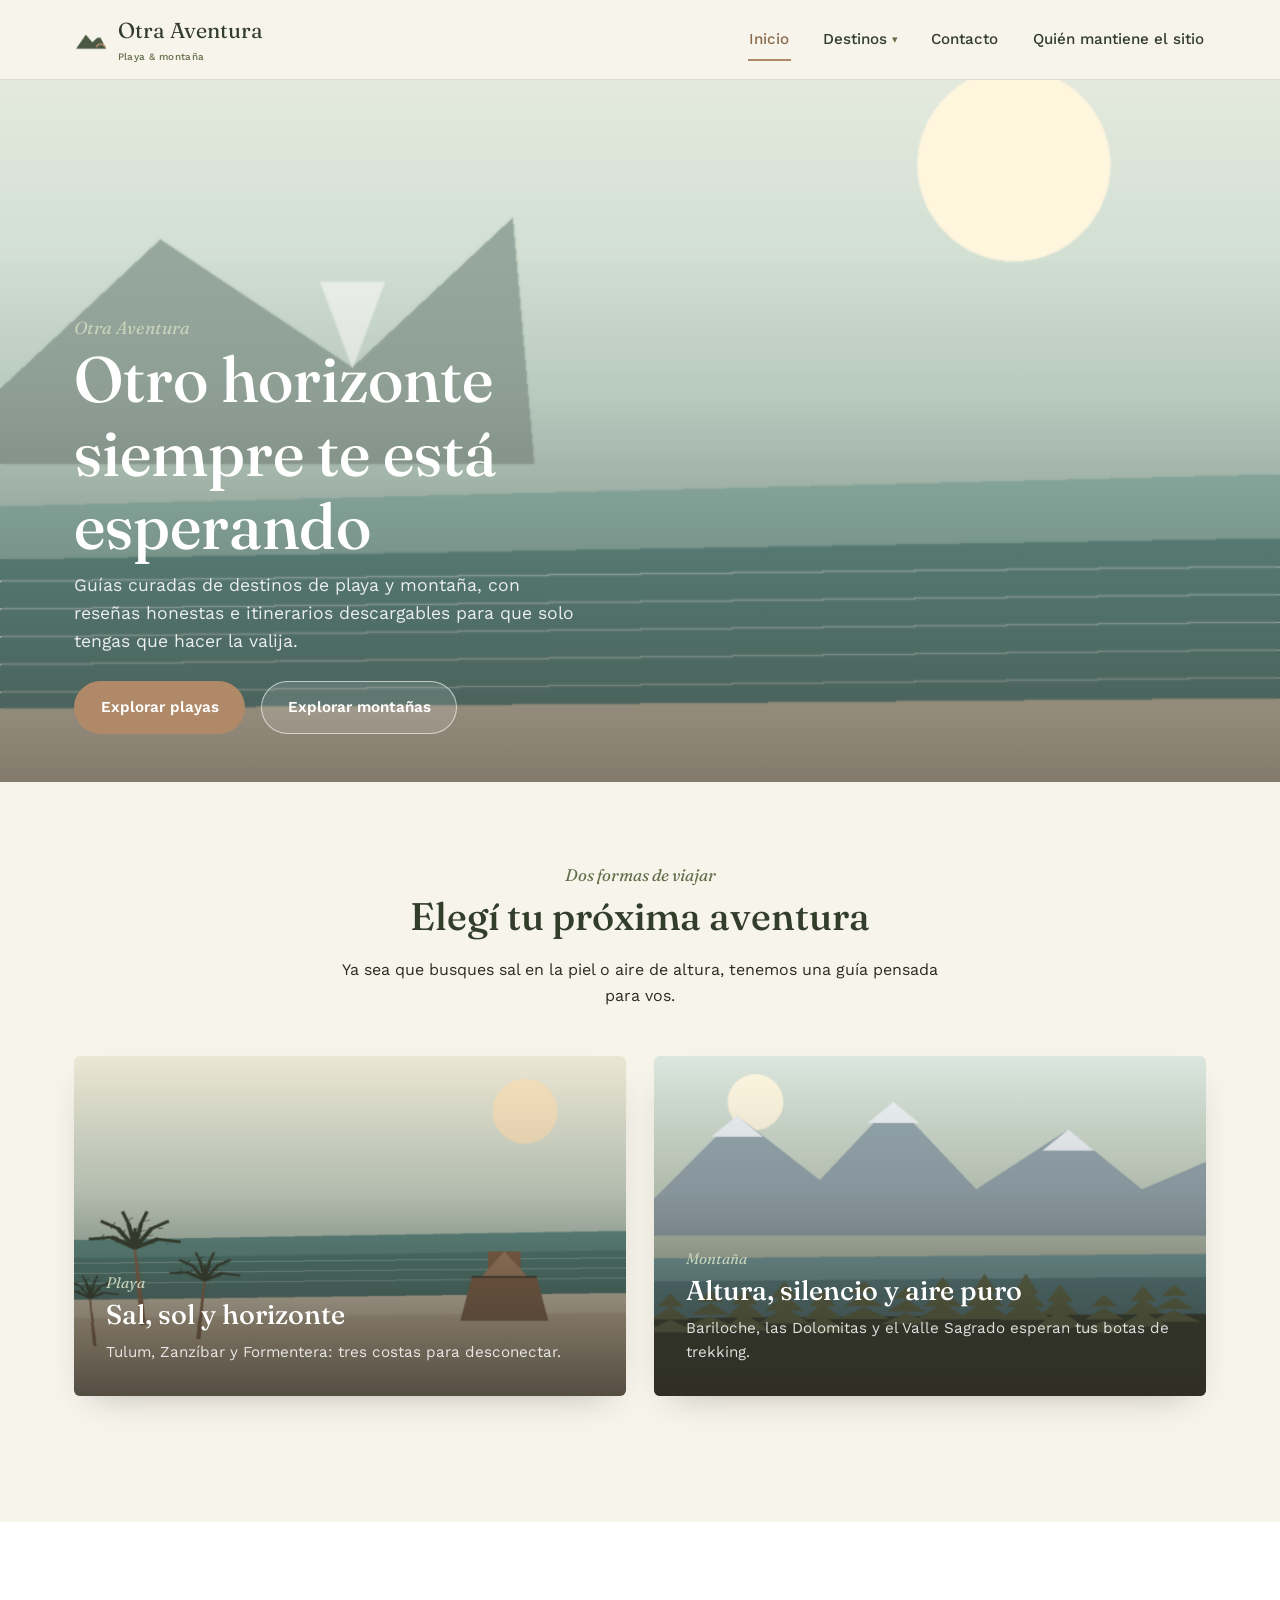
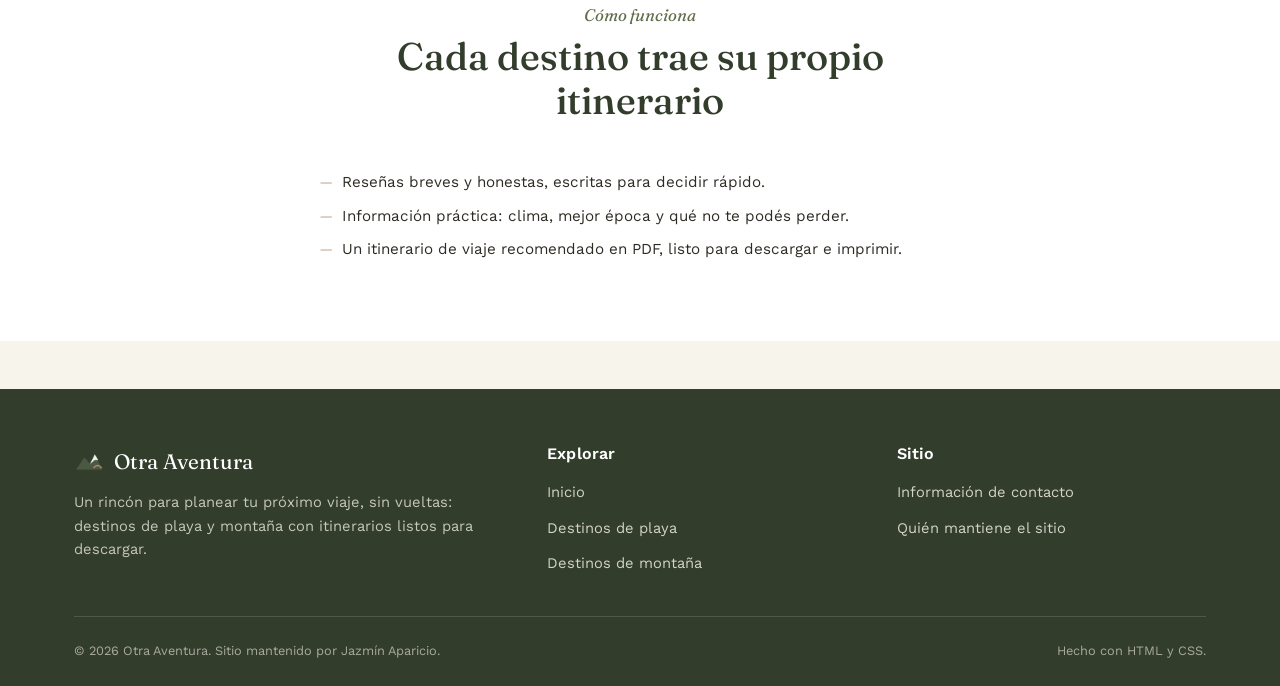
<file: otra-aventura-Claude/otra-aventura/index.html>
<!DOCTYPE html>
<html lang="es">
<head>
<meta charset="UTF-8">
<meta name="viewport" content="width=device-width, initial-scale=1.0">
<title>Otra Aventura — Turismo de playa y montaña</title>
<meta name="description" content="Otra Aventura: guías de viaje curadas para tus próximas vacaciones de playa y montaña, con itinerarios descargables.">
<link rel="icon" type="image/png" href="imagenes/logo.png">
<link rel="stylesheet" href="estilosIA.css">
</head>
<body>
<div class="envoltura-pagina">

  <header class="encabezado">
    <div class="barra-nav">
      <a href="index.html" class="marca">
        <img src="imagenes/logo.png" alt="Logotipo de Otra Aventura: una ola y una montaña">
        <span>Otra Aventura<span class="sub">Playa &amp; montaña</span></span>
      </a>

      <input type="checkbox" id="menu-toggle" class="control-menu">
      <label for="menu-toggle" class="boton-menu" aria-label="Abrir menú de navegación"><span></span></label>

      <nav class="menu-nav" aria-label="Navegación principal">
        <a href="index.html" aria-current="page">Inicio</a>
        <details>
          <summary>Destinos</summary>
          <div class="submenu">
            <a href="destinos-playa.html">Playa</a>
            <a href="destinos-montana.html">Montaña</a>
          </div>
        </details>
        <a href="contacto.html">Contacto</a>
        <a href="quienes-somos.html">Quién mantiene el sitio</a>
      </nav>
    </div>
  </header>

  <main>

    <section class="hero">
      <div class="hero-contenido">
        <span class="hero-ojo">Otra Aventura</span>
        <h1>Otro horizonte siempre te está esperando</h1>
        <p>Guías curadas de destinos de playa y montaña, con reseñas honestas e itinerarios descargables para que solo tengas que hacer la valija.</p>
        <div class="hero-acciones">
          <a href="destinos-playa.html" class="boton boton-primario">Explorar playas</a>
          <a href="destinos-montana.html" class="boton boton-secundario">Explorar montañas</a>
        </div>
      </div>
    </section>

    <section class="seccion">
      <div class="contenedor">
        <div class="cabecera-seccion centrada">
          <span class="ojo">Dos formas de viajar</span>
          <h2>Elegí tu próxima aventura</h2>
          <p style="margin-left:auto;margin-right:auto;">Ya sea que busques sal en la piel o aire de altura, tenemos una guía pensada para vos.</p>
        </div>

        <div class="grid-teaser">
          <a href="destinos-playa.html" class="tarjeta-teaser">
            <img src="imagenes/tulum.png" alt="Costa de arena clara con palmeras y ruinas junto al mar turquesa en Tulum">
            <div class="tarjeta-teaser-contenido">
              <span class="categoria">Playa</span>
              <h3>Sal, sol y horizonte</h3>
              <p>Tulum, Zanzíbar y Formentera: tres costas para desconectar.</p>
            </div>
          </a>

          <a href="destinos-montana.html" class="tarjeta-teaser">
            <img src="imagenes/bariloche.png" alt="Lago rodeado de montañas nevadas y bosque de pinos en Bariloche">
            <div class="tarjeta-teaser-contenido">
              <span class="categoria">Montaña</span>
              <h3>Altura, silencio y aire puro</h3>
              <p>Bariloche, las Dolomitas y el Valle Sagrado esperan tus botas de trekking.</p>
            </div>
          </a>
        </div>
      </div>
    </section>

    <div class="divisor-horizonte"></div>

    <section class="seccion seccion-alterna">
      <div class="contenedor">
        <div class="cabecera-seccion centrada">
          <span class="ojo">Cómo funciona</span>
          <h2>Cada destino trae su propio itinerario</h2>
        </div>
        <ul class="lista-info" style="max-width:640px;margin:0 auto;">
          <li><span class="marcador">—</span> Reseñas breves y honestas, escritas para decidir rápido.</li>
          <li><span class="marcador">—</span> Información práctica: clima, mejor época y qué no te podés perder.</li>
          <li><span class="marcador">—</span> Un itinerario de viaje recomendado en PDF, listo para descargar e imprimir.</li>
        </ul>
      </div>
    </section>

  </main>

  <footer class="pie-pagina">
    <div class="contenedor">
      <div class="grid-pie">
        <div>
          <div class="pie-marca">
            <img src="imagenes/logo.png" alt="Logotipo de Otra Aventura">
            Otra Aventura
          </div>
          <p>Un rincón para planear tu próximo viaje, sin vueltas: destinos de playa y montaña con itinerarios listos para descargar.</p>
        </div>
        <div>
          <h4>Explorar</h4>
          <ul>
            <li><a href="index.html">Inicio</a></li>
            <li><a href="destinos-playa.html">Destinos de playa</a></li>
            <li><a href="destinos-montana.html">Destinos de montaña</a></li>
          </ul>
        </div>
        <div>
          <h4>Sitio</h4>
          <ul>
            <li><a href="contacto.html">Información de contacto</a></li>
            <li><a href="quienes-somos.html">Quién mantiene el sitio</a></li>
          </ul>
        </div>
      </div>
      <div class="pie-inferior">
        <span>© 2026 Otra Aventura. Sitio mantenido por Jazmín Aparicio.</span>
        <span>Hecho con HTML y CSS.</span>
      </div>
    </div>
  </footer>

</div>
</body>
</html>
</file>
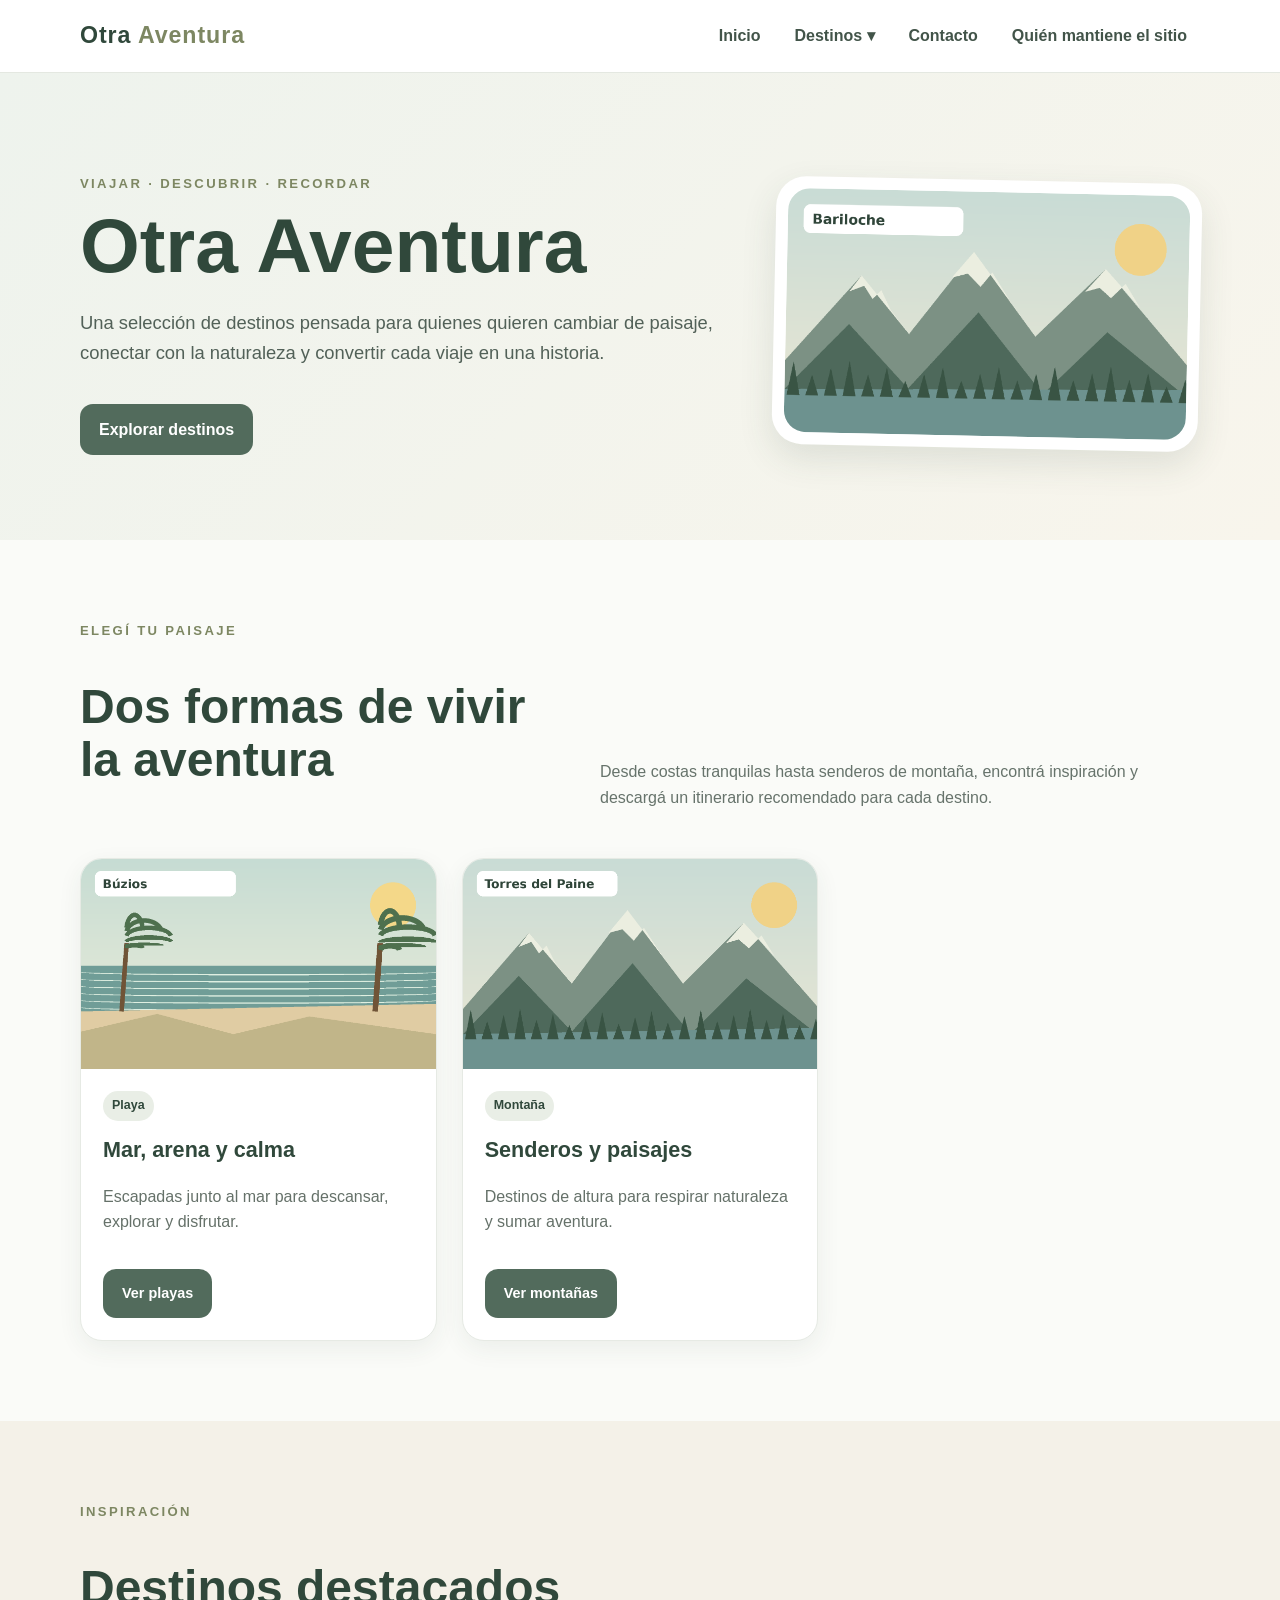
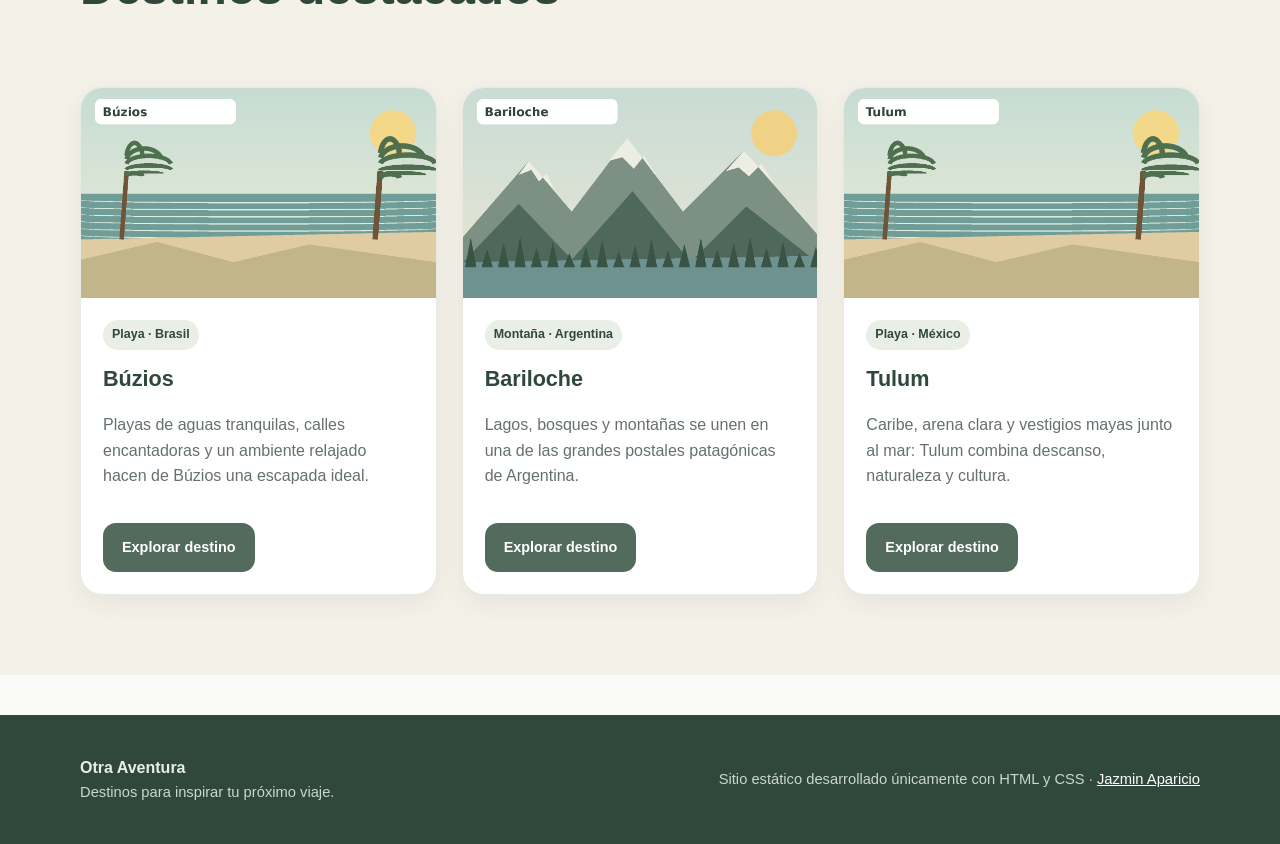
<file: Otra_Aventura_ChatGPT/Otra_Aventura/index.html>
<!doctype html>
<html lang="es">
<head>
<meta charset="utf-8">
<meta name="viewport" content="width=device-width, initial-scale=1">
<meta name="description" content="Otra Aventura — destinos turísticos de playa y montaña.">
<title>Inicio · Otra Aventura</title>
<link rel="stylesheet" href="estilosIA.css">
</head>
<body>
<header class="navbar">
  <div class="container nav-inner">
    <a class="logo" href="index.html">Otra <span>Aventura</span></a>
    <nav aria-label="Navegación principal">
      <ul class="nav-links">
        <li><a href="index.html">Inicio</a></li>
        <li class="dropdown">
          <a href="destinos.html">Destinos ▾</a>
          <ul class="dropdown-menu">
            <li><a href="playa.html">Playa</a></li>
            <li><a href="montana.html">Montaña</a></li>
          </ul>
        </li>
        <li><a href="contacto.html">Contacto</a></li>
        <li><a href="quien-mantiene.html">Quién mantiene el sitio</a></li>
      </ul>
    </nav>
  </div>
</header>
<main>
<section class="hero"><div class="container hero-grid">
<div><div class="eyebrow">Viajar · descubrir · recordar</div><h1>Otra Aventura</h1>
<p class="lead">Una selección de destinos pensada para quienes quieren cambiar de paisaje, conectar con la naturaleza y convertir cada viaje en una historia.</p>
<a class="btn" href="destinos.html">Explorar destinos</a></div>
<div class="hero-card"><img src="imagenes/bariloche.png" alt="Paisaje montañoso representativo de Bariloche"></div>
</div></section>
<section class="section"><div class="container">
<div class="section-head"><div><div class="eyebrow">Elegí tu paisaje</div><h2>Dos formas de vivir la aventura</h2></div>
<p>Desde costas tranquilas hasta senderos de montaña, encontrá inspiración y descargá un itinerario recomendado para cada destino.</p></div>
<div class="cards"><article class="card"><img src="imagenes/buzios.png" alt="Paisaje de playa representativo de Búzios"><div class="card-body"><span class="tag">Playa</span><h3>Mar, arena y calma</h3><p>Escapadas junto al mar para descansar, explorar y disfrutar.</p><a class="btn" href="playa.html">Ver playas</a></div></article>
<article class="card"><img src="imagenes/torres-del-paine.png" alt="Paisaje de montaña representativo de Torres del Paine"><div class="card-body"><span class="tag">Montaña</span><h3>Senderos y paisajes</h3><p>Destinos de altura para respirar naturaleza y sumar aventura.</p><a class="btn" href="montana.html">Ver montañas</a></div></article></div>
</div></section>
<section class="section" style="background:#f4f1e8"><div class="container"><div class="section-head"><div><div class="eyebrow">Inspiración</div><h2>Destinos destacados</h2></div></div><div class="cards"><article class="card">
<img src="imagenes/buzios.png" alt="Paisaje representativo de Búzios, destino de playa">
<div class="card-body"><span class="tag">Playa · Brasil</span><h3>Búzios</h3><p>Playas de aguas tranquilas, calles encantadoras y un ambiente relajado hacen de Búzios una escapada ideal.</p>
<a class="btn" href="playa.html#buzios">Explorar destino</a></div>
</article><article class="card">
<img src="imagenes/bariloche.png" alt="Paisaje representativo de Bariloche, destino de montaña">
<div class="card-body"><span class="tag">Montaña · Argentina</span><h3>Bariloche</h3><p>Lagos, bosques y montañas se unen en una de las grandes postales patagónicas de Argentina.</p>
<a class="btn" href="montana.html#bariloche">Explorar destino</a></div>
</article><article class="card">
<img src="imagenes/tulum.png" alt="Paisaje representativo de Tulum, destino de playa">
<div class="card-body"><span class="tag">Playa · México</span><h3>Tulum</h3><p>Caribe, arena clara y vestigios mayas junto al mar: Tulum combina descanso, naturaleza y cultura.</p>
<a class="btn" href="playa.html#tulum">Explorar destino</a></div>
</article></div></div></section>
</main>
<footer><div class="container footer-grid">
  <div><strong>Otra Aventura</strong><div class="small">Destinos para inspirar tu próximo viaje.</div></div>
  <div class="small">Sitio estático desarrollado únicamente con HTML y CSS · <a href="quien-mantiene.html">Jazmin Aparicio</a></div>
</div></footer>
</body>
</html>
</file>
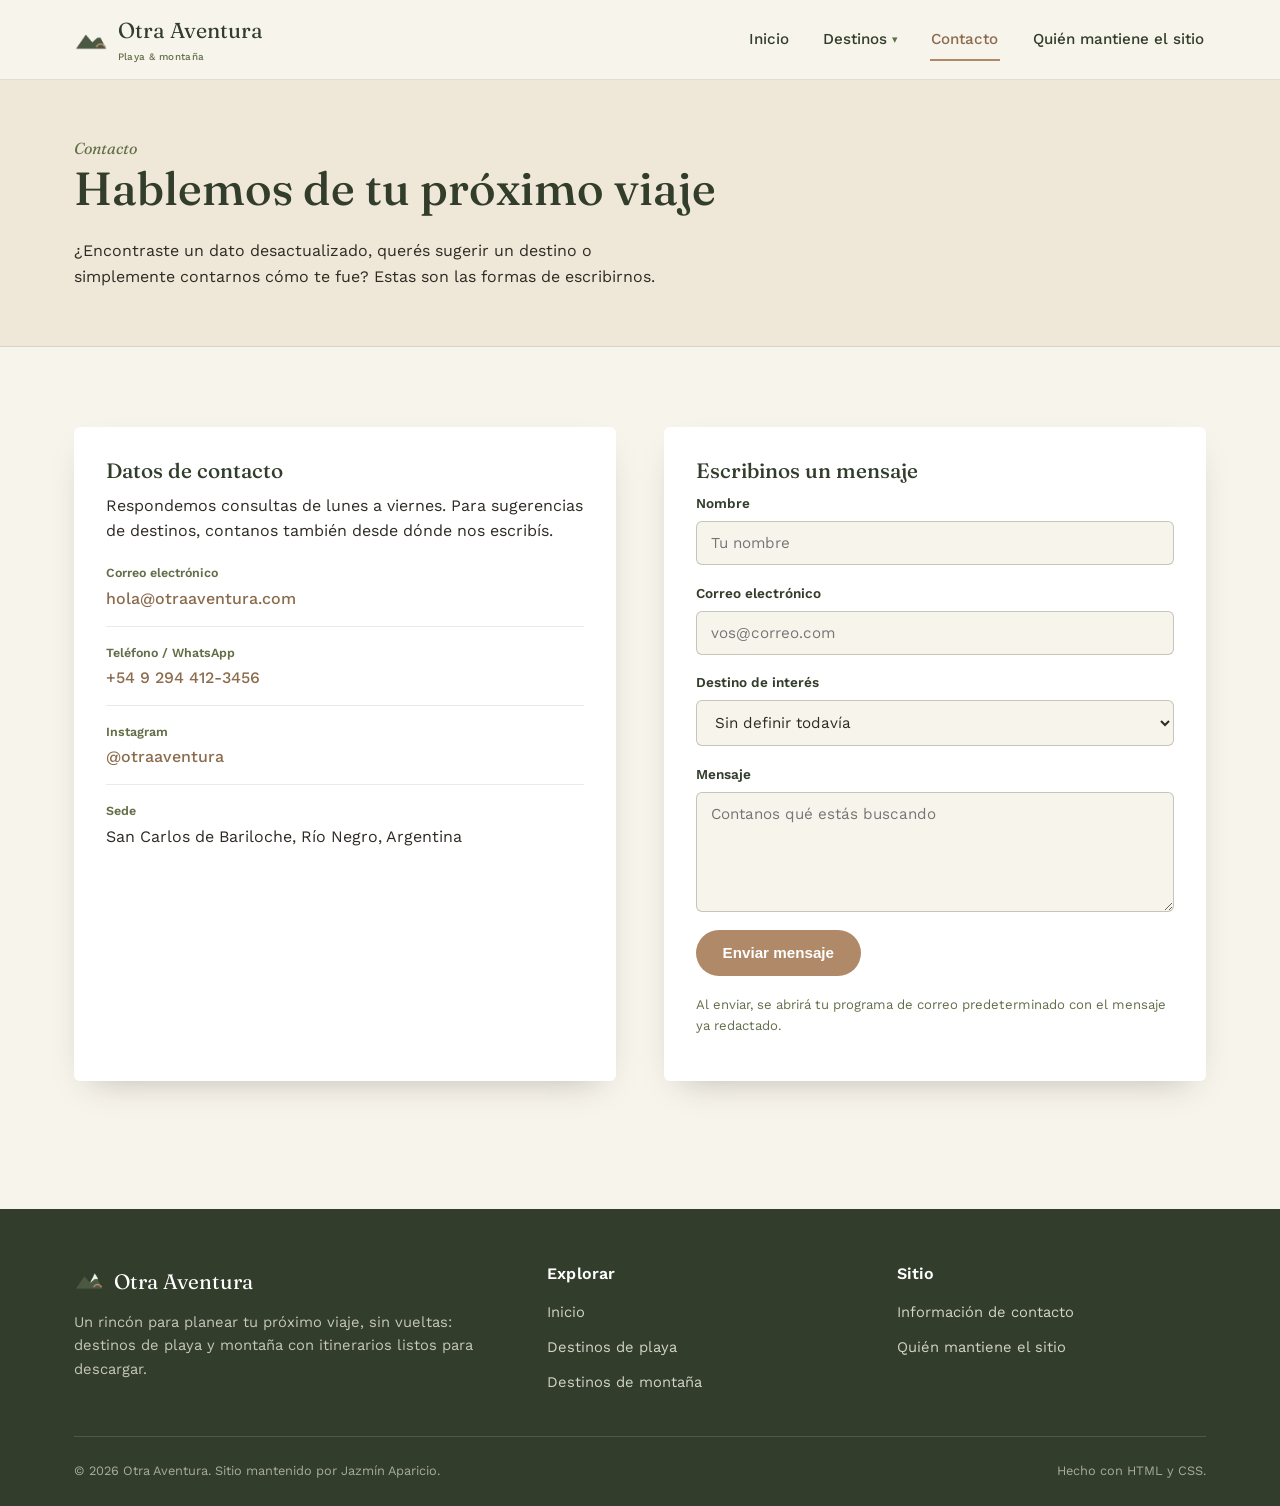
<file: otra-aventura-Claude/otra-aventura/contacto.html>
<!DOCTYPE html>
<html lang="es">
<head>
<meta charset="UTF-8">
<meta name="viewport" content="width=device-width, initial-scale=1.0">
<title>Contacto — Otra Aventura</title>
<meta name="description" content="Información de contacto de Otra Aventura: escribinos por correo o redes para consultas sobre destinos e itinerarios.">
<link rel="icon" type="image/png" href="imagenes/logo.png">
<link rel="stylesheet" href="estilosIA.css">
</head>
<body>
<div class="envoltura-pagina">

  <header class="encabezado">
    <div class="barra-nav">
      <a href="index.html" class="marca">
        <img src="imagenes/logo.png" alt="Logotipo de Otra Aventura: una ola y una montaña">
        <span>Otra Aventura<span class="sub">Playa &amp; montaña</span></span>
      </a>

      <input type="checkbox" id="menu-toggle" class="control-menu">
      <label for="menu-toggle" class="boton-menu" aria-label="Abrir menú de navegación"><span></span></label>

      <nav class="menu-nav" aria-label="Navegación principal">
        <a href="index.html">Inicio</a>
        <details>
          <summary>Destinos</summary>
          <div class="submenu">
            <a href="destinos-playa.html">Playa</a>
            <a href="destinos-montana.html">Montaña</a>
          </div>
        </details>
        <a href="contacto.html" aria-current="page">Contacto</a>
        <a href="quienes-somos.html">Quién mantiene el sitio</a>
      </nav>
    </div>
  </header>

  <main>

    <section class="encabezado-pagina">
      <div class="contenedor">
        <span class="ojo">Contacto</span>
        <h1>Hablemos de tu próximo viaje</h1>
        <p>¿Encontraste un dato desactualizado, querés sugerir un destino o simplemente contarnos cómo te fue? Estas son las formas de escribirnos.</p>
      </div>
    </section>

    <section class="seccion">
      <div class="contenedor">
        <div class="grid-contacto">

          <div class="tarjeta-contacto">
            <h3>Datos de contacto</h3>
            <p>Respondemos consultas de lunes a viernes. Para sugerencias de destinos, contanos también desde dónde nos escribís.</p>
            <ul class="lista-datos">
              <li>
                <span class="etiqueta">Correo electrónico</span>
                <a href="mailto:hola@otraaventura.com">hola@otraaventura.com</a>
              </li>
              <li>
                <span class="etiqueta">Teléfono / WhatsApp</span>
                <a href="tel:+5492944123456">+54 9 294 412-3456</a>
              </li>
              <li>
                <span class="etiqueta">Instagram</span>
                <a href="https://www.instagram.com/" target="_blank" rel="noopener">@otraaventura</a>
              </li>
              <li>
                <span class="etiqueta">Sede</span>
                <span>San Carlos de Bariloche, Río Negro, Argentina</span>
              </li>
            </ul>
          </div>

          <div class="tarjeta-contacto">
            <h3>Escribinos un mensaje</h3>
            <form class="formulario-contacto" action="mailto:hola@otraaventura.com" method="get">
              <div class="campo">
                <label for="nombre">Nombre</label>
                <input type="text" id="nombre" name="nombre" placeholder="Tu nombre" required>
              </div>
              <div class="campo">
                <label for="email">Correo electrónico</label>
                <input type="email" id="email" name="email" placeholder="vos@correo.com" required>
              </div>
              <div class="campo">
                <label for="destino">Destino de interés</label>
                <select id="destino" name="destino">
                  <option value="">Sin definir todavía</option>
                  <optgroup label="Playa">
                    <option>Tulum</option>
                    <option>Zanzíbar</option>
                    <option>Formentera</option>
                  </optgroup>
                  <optgroup label="Montaña">
                    <option>Bariloche</option>
                    <option>Dolomitas</option>
                    <option>Valle Sagrado</option>
                  </optgroup>
                </select>
              </div>
              <div class="campo">
                <label for="mensaje">Mensaje</label>
                <textarea id="mensaje" name="mensaje" placeholder="Contanos qué estás buscando"></textarea>
              </div>
              <button type="submit" class="boton boton-primario" style="align-self:flex-start;">Enviar mensaje</button>
              <p class="nota-formulario">Al enviar, se abrirá tu programa de correo predeterminado con el mensaje ya redactado.</p>
            </form>
          </div>

        </div>
      </div>
    </section>

  </main>

  <footer class="pie-pagina">
    <div class="contenedor">
      <div class="grid-pie">
        <div>
          <div class="pie-marca">
            <img src="imagenes/logo.png" alt="Logotipo de Otra Aventura">
            Otra Aventura
          </div>
          <p>Un rincón para planear tu próximo viaje, sin vueltas: destinos de playa y montaña con itinerarios listos para descargar.</p>
        </div>
        <div>
          <h4>Explorar</h4>
          <ul>
            <li><a href="index.html">Inicio</a></li>
            <li><a href="destinos-playa.html">Destinos de playa</a></li>
            <li><a href="destinos-montana.html">Destinos de montaña</a></li>
          </ul>
        </div>
        <div>
          <h4>Sitio</h4>
          <ul>
            <li><a href="contacto.html">Información de contacto</a></li>
            <li><a href="quienes-somos.html">Quién mantiene el sitio</a></li>
          </ul>
        </div>
      </div>
      <div class="pie-inferior">
        <span>© 2026 Otra Aventura. Sitio mantenido por Jazmín Aparicio.</span>
        <span>Hecho con HTML y CSS.</span>
      </div>
    </div>
  </footer>

</div>
</body>
</html>
</file>
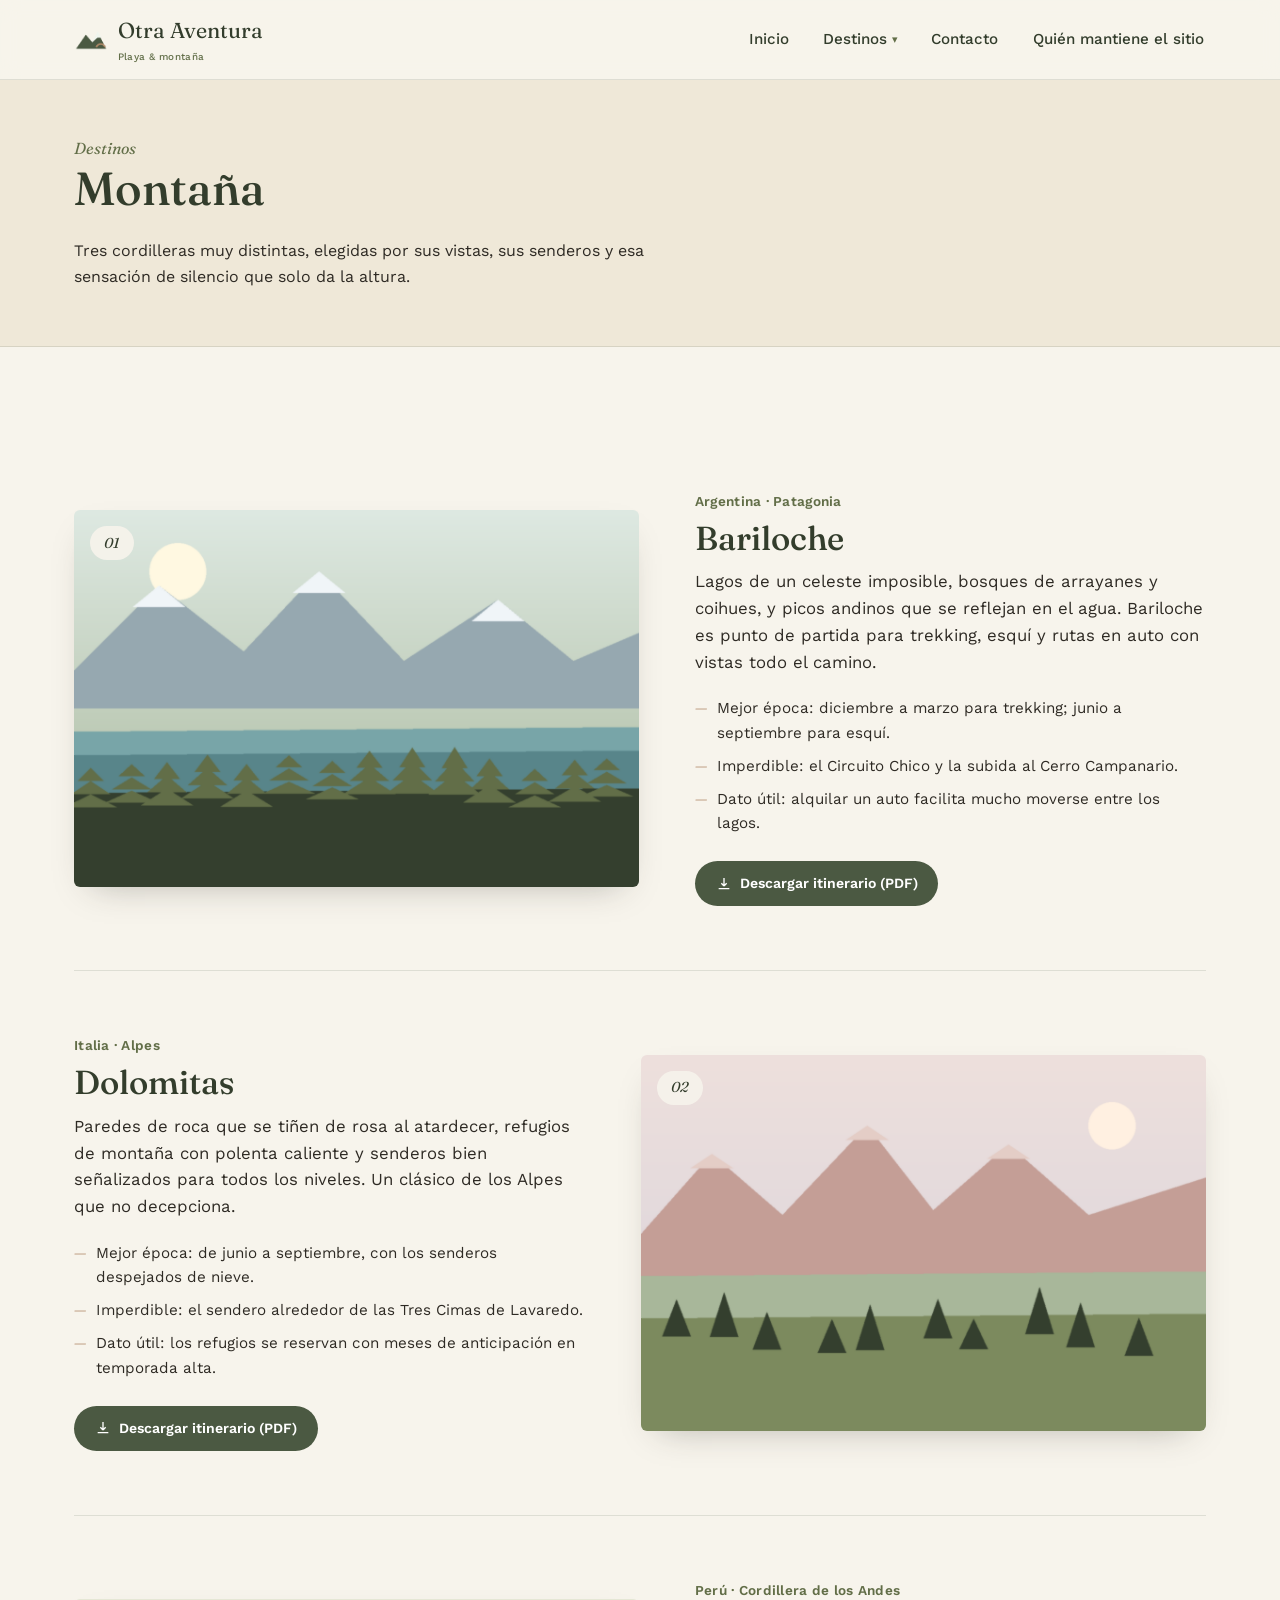
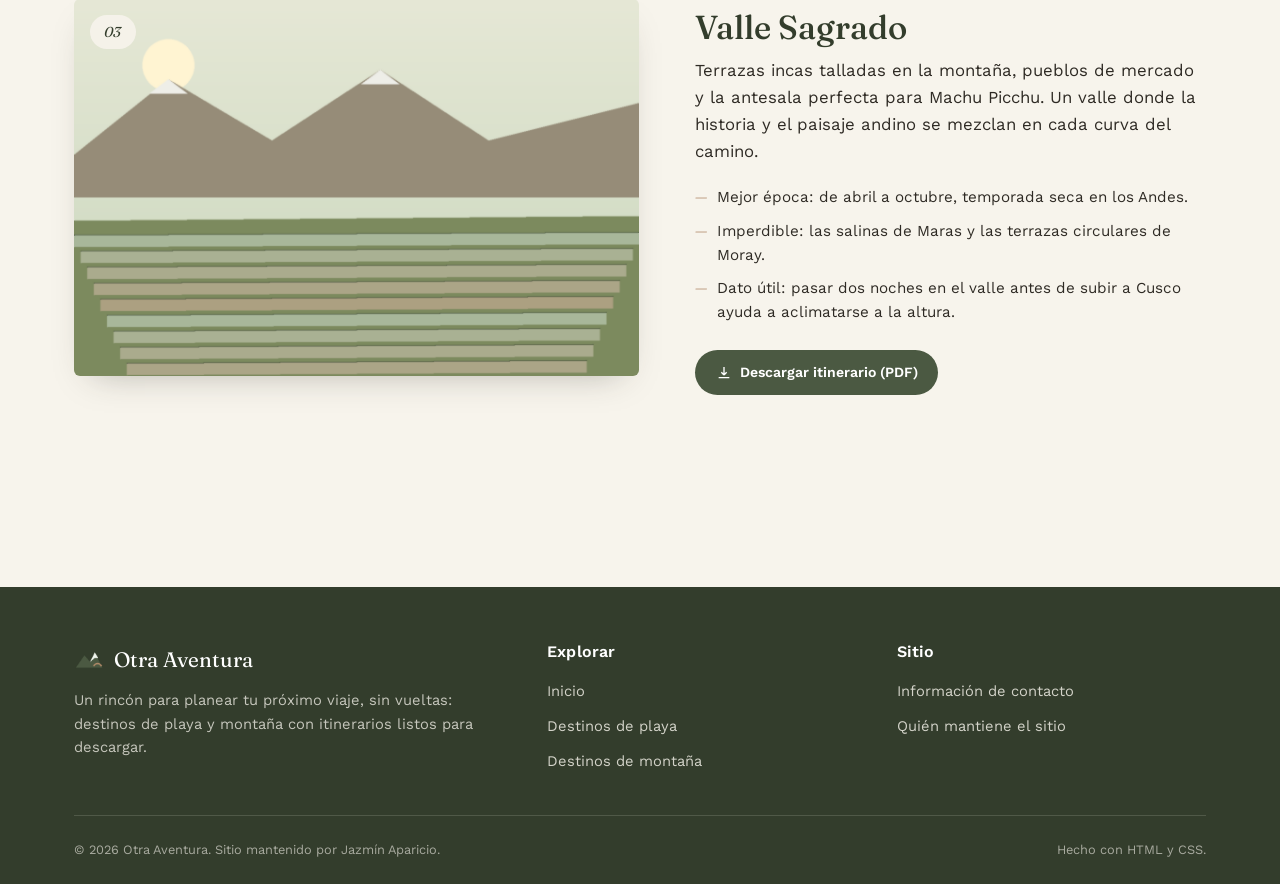
<file: otra-aventura-Claude/otra-aventura/destinos-montana.html>
<!DOCTYPE html>
<html lang="es">
<head>
<meta charset="UTF-8">
<meta name="viewport" content="width=device-width, initial-scale=1.0">
<title>Destinos de montaña — Otra Aventura</title>
<meta name="description" content="Bariloche, Dolomitas y Valle Sagrado: reseñas, información práctica e itinerarios descargables para tu próximo viaje de montaña.">
<link rel="icon" type="image/png" href="imagenes/logo.png">
<link rel="stylesheet" href="estilosIA.css">
</head>
<body>
<div class="envoltura-pagina">

  <header class="encabezado">
    <div class="barra-nav">
      <a href="index.html" class="marca">
        <img src="imagenes/logo.png" alt="Logotipo de Otra Aventura: una ola y una montaña">
        <span>Otra Aventura<span class="sub">Playa &amp; montaña</span></span>
      </a>

      <input type="checkbox" id="menu-toggle" class="control-menu">
      <label for="menu-toggle" class="boton-menu" aria-label="Abrir menú de navegación"><span></span></label>

      <nav class="menu-nav" aria-label="Navegación principal">
        <a href="index.html">Inicio</a>
        <details>
          <summary>Destinos</summary>
          <div class="submenu">
            <a href="destinos-playa.html">Playa</a>
            <a href="destinos-montana.html" aria-current="page">Montaña</a>
          </div>
        </details>
        <a href="contacto.html">Contacto</a>
        <a href="quienes-somos.html">Quién mantiene el sitio</a>
      </nav>
    </div>
  </header>

  <main>

    <section class="encabezado-pagina">
      <div class="contenedor">
        <span class="ojo">Destinos</span>
        <h1>Montaña</h1>
        <p>Tres cordilleras muy distintas, elegidas por sus vistas, sus senderos y esa sensación de silencio que solo da la altura.</p>
      </div>
    </section>

    <section class="seccion">
      <div class="contenedor">

        <article class="franja-destino">
          <div class="franja-imagen">
            <img src="imagenes/bariloche.png" alt="Lago rodeado de montañas nevadas y bosque de pinos en Bariloche, Patagonia argentina">
            <span class="etiqueta-numero">01</span>
          </div>
          <div class="franja-texto">
            <span class="pais">Argentina · Patagonia</span>
            <h3>Bariloche</h3>
            <p class="resena">Lagos de un celeste imposible, bosques de arrayanes y coihues, y picos andinos que se reflejan en el agua. Bariloche es punto de partida para trekking, esquí y rutas en auto con vistas todo el camino.</p>
            <ul class="lista-info">
              <li><span class="marcador">—</span> Mejor época: diciembre a marzo para trekking; junio a septiembre para esquí.</li>
              <li><span class="marcador">—</span> Imperdible: el Circuito Chico y la subida al Cerro Campanario.</li>
              <li><span class="marcador">—</span> Dato útil: alquilar un auto facilita mucho moverse entre los lagos.</li>
            </ul>
            <a class="boton-descarga" href="guias/bariloche-itinerario.pdf" download>
              <svg viewBox="0 0 24 24" fill="none" stroke="currentColor" stroke-width="2"><path d="M12 3v12m0 0l-4-4m4 4l4-4M4 19h16"/></svg>
              Descargar itinerario (PDF)
            </a>
          </div>
        </article>

        <article class="franja-destino invertida">
          <div class="franja-imagen">
            <img src="imagenes/dolomitas.png" alt="Picos rocosos de tono rosado de las Dolomitas sobre un prado verde con abetos">
            <span class="etiqueta-numero">02</span>
          </div>
          <div class="franja-texto">
            <span class="pais">Italia · Alpes</span>
            <h3>Dolomitas</h3>
            <p class="resena">Paredes de roca que se tiñen de rosa al atardecer, refugios de montaña con polenta caliente y senderos bien señalizados para todos los niveles. Un clásico de los Alpes que no decepciona.</p>
            <ul class="lista-info">
              <li><span class="marcador">—</span> Mejor época: de junio a septiembre, con los senderos despejados de nieve.</li>
              <li><span class="marcador">—</span> Imperdible: el sendero alrededor de las Tres Cimas de Lavaredo.</li>
              <li><span class="marcador">—</span> Dato útil: los refugios se reservan con meses de anticipación en temporada alta.</li>
            </ul>
            <a class="boton-descarga" href="guias/dolomitas-itinerario.pdf" download>
              <svg viewBox="0 0 24 24" fill="none" stroke="currentColor" stroke-width="2"><path d="M12 3v12m0 0l-4-4m4 4l4-4M4 19h16"/></svg>
              Descargar itinerario (PDF)
            </a>
          </div>
        </article>

        <article class="franja-destino">
          <div class="franja-imagen">
            <img src="imagenes/valle_sagrado.png" alt="Terrazas agrícolas andinas en el Valle Sagrado con picos montañosos de fondo">
            <span class="etiqueta-numero">03</span>
          </div>
          <div class="franja-texto">
            <span class="pais">Perú · Cordillera de los Andes</span>
            <h3>Valle Sagrado</h3>
            <p class="resena">Terrazas incas talladas en la montaña, pueblos de mercado y la antesala perfecta para Machu Picchu. Un valle donde la historia y el paisaje andino se mezclan en cada curva del camino.</p>
            <ul class="lista-info">
              <li><span class="marcador">—</span> Mejor época: de abril a octubre, temporada seca en los Andes.</li>
              <li><span class="marcador">—</span> Imperdible: las salinas de Maras y las terrazas circulares de Moray.</li>
              <li><span class="marcador">—</span> Dato útil: pasar dos noches en el valle antes de subir a Cusco ayuda a aclimatarse a la altura.</li>
            </ul>
            <a class="boton-descarga" href="guias/valle-sagrado-itinerario.pdf" download>
              <svg viewBox="0 0 24 24" fill="none" stroke="currentColor" stroke-width="2"><path d="M12 3v12m0 0l-4-4m4 4l4-4M4 19h16"/></svg>
              Descargar itinerario (PDF)
            </a>
          </div>
        </article>

      </div>
    </section>

  </main>

  <footer class="pie-pagina">
    <div class="contenedor">
      <div class="grid-pie">
        <div>
          <div class="pie-marca">
            <img src="imagenes/logo.png" alt="Logotipo de Otra Aventura">
            Otra Aventura
          </div>
          <p>Un rincón para planear tu próximo viaje, sin vueltas: destinos de playa y montaña con itinerarios listos para descargar.</p>
        </div>
        <div>
          <h4>Explorar</h4>
          <ul>
            <li><a href="index.html">Inicio</a></li>
            <li><a href="destinos-playa.html">Destinos de playa</a></li>
            <li><a href="destinos-montana.html">Destinos de montaña</a></li>
          </ul>
        </div>
        <div>
          <h4>Sitio</h4>
          <ul>
            <li><a href="contacto.html">Información de contacto</a></li>
            <li><a href="quienes-somos.html">Quién mantiene el sitio</a></li>
          </ul>
        </div>
      </div>
      <div class="pie-inferior">
        <span>© 2026 Otra Aventura. Sitio mantenido por Jazmín Aparicio.</span>
        <span>Hecho con HTML y CSS.</span>
      </div>
    </div>
  </footer>

</div>
</body>
</html>
</file>
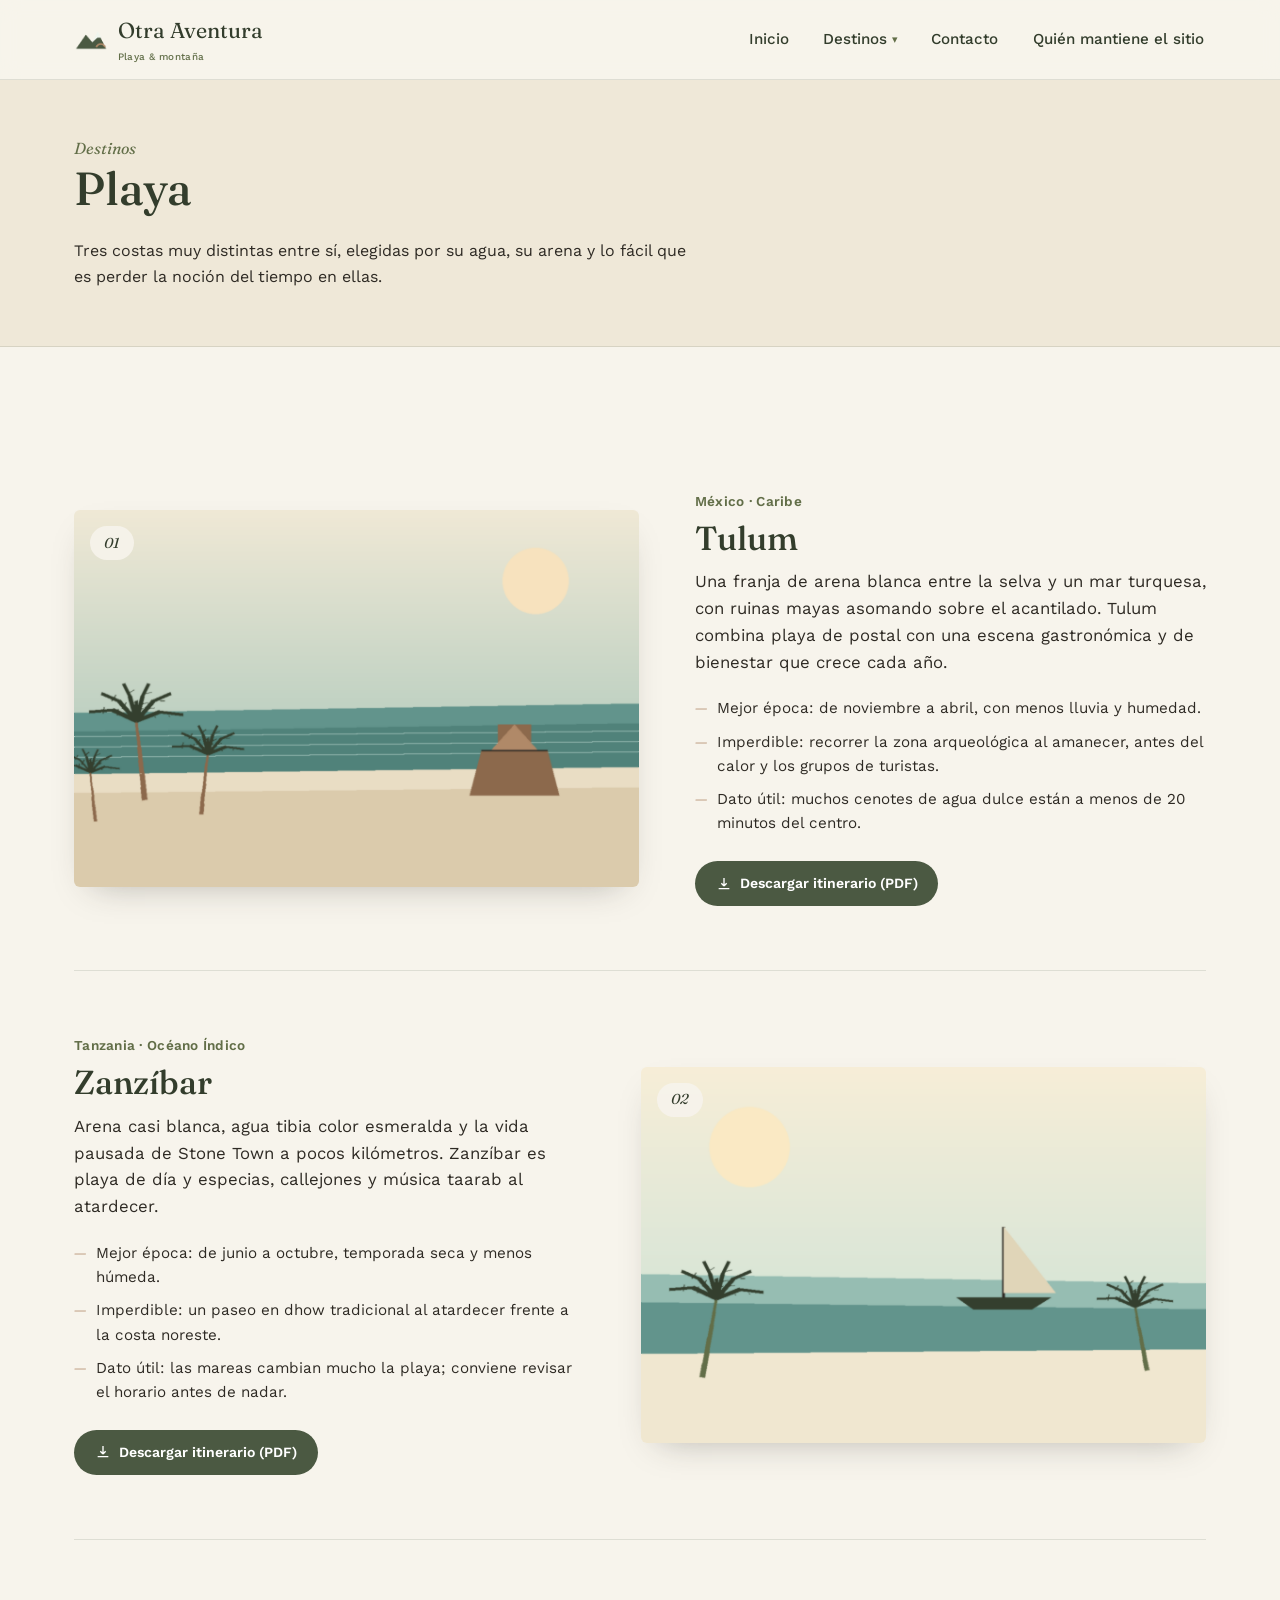
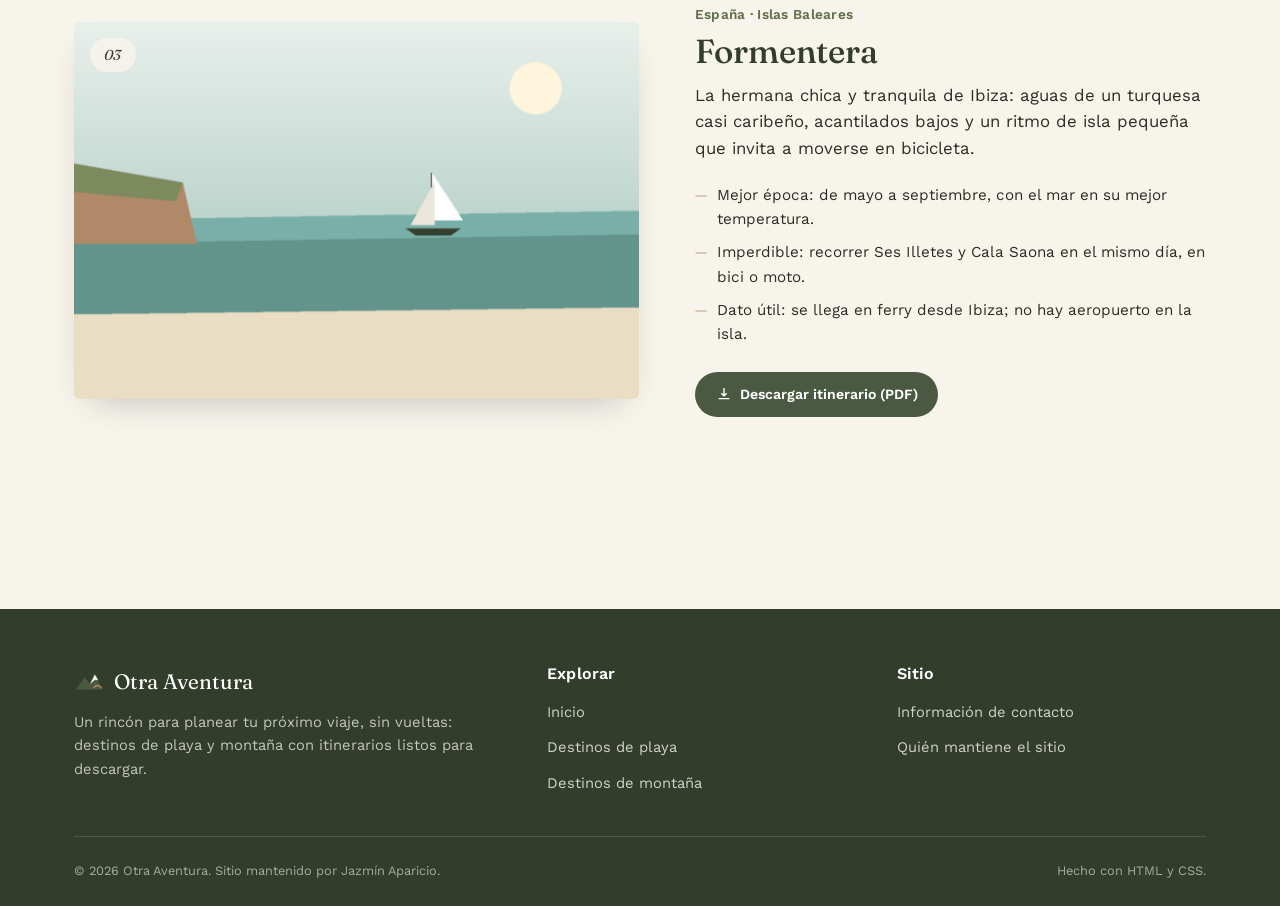
<file: otra-aventura-Claude/otra-aventura/destinos-playa.html>
<!DOCTYPE html>
<html lang="es">
<head>
<meta charset="UTF-8">
<meta name="viewport" content="width=device-width, initial-scale=1.0">
<title>Destinos de playa — Otra Aventura</title>
<meta name="description" content="Tulum, Zanzíbar y Formentera: reseñas, información práctica e itinerarios descargables para tu próximo viaje de playa.">
<link rel="icon" type="image/png" href="imagenes/logo.png">
<link rel="stylesheet" href="estilosIA.css">
</head>
<body>
<div class="envoltura-pagina">

  <header class="encabezado">
    <div class="barra-nav">
      <a href="index.html" class="marca">
        <img src="imagenes/logo.png" alt="Logotipo de Otra Aventura: una ola y una montaña">
        <span>Otra Aventura<span class="sub">Playa &amp; montaña</span></span>
      </a>

      <input type="checkbox" id="menu-toggle" class="control-menu">
      <label for="menu-toggle" class="boton-menu" aria-label="Abrir menú de navegación"><span></span></label>

      <nav class="menu-nav" aria-label="Navegación principal">
        <a href="index.html">Inicio</a>
        <details>
          <summary>Destinos</summary>
          <div class="submenu">
            <a href="destinos-playa.html" aria-current="page">Playa</a>
            <a href="destinos-montana.html">Montaña</a>
          </div>
        </details>
        <a href="contacto.html">Contacto</a>
        <a href="quienes-somos.html">Quién mantiene el sitio</a>
      </nav>
    </div>
  </header>

  <main>

    <section class="encabezado-pagina">
      <div class="contenedor">
        <span class="ojo">Destinos</span>
        <h1>Playa</h1>
        <p>Tres costas muy distintas entre sí, elegidas por su agua, su arena y lo fácil que es perder la noción del tiempo en ellas.</p>
      </div>
    </section>

    <section class="seccion">
      <div class="contenedor">

        <article class="franja-destino">
          <div class="franja-imagen">
            <img src="imagenes/tulum.png" alt="Playa de arena clara en Tulum con palmeras y una ruina maya junto al mar turquesa">
            <span class="etiqueta-numero">01</span>
          </div>
          <div class="franja-texto">
            <span class="pais">México · Caribe</span>
            <h3>Tulum</h3>
            <p class="resena">Una franja de arena blanca entre la selva y un mar turquesa, con ruinas mayas asomando sobre el acantilado. Tulum combina playa de postal con una escena gastronómica y de bienestar que crece cada año.</p>
            <ul class="lista-info">
              <li><span class="marcador">—</span> Mejor época: de noviembre a abril, con menos lluvia y humedad.</li>
              <li><span class="marcador">—</span> Imperdible: recorrer la zona arqueológica al amanecer, antes del calor y los grupos de turistas.</li>
              <li><span class="marcador">—</span> Dato útil: muchos cenotes de agua dulce están a menos de 20 minutos del centro.</li>
            </ul>
            <a class="boton-descarga" href="guias/tulum-itinerario.pdf" download>
              <svg viewBox="0 0 24 24" fill="none" stroke="currentColor" stroke-width="2"><path d="M12 3v12m0 0l-4-4m4 4l4-4M4 19h16"/></svg>
              Descargar itinerario (PDF)
            </a>
          </div>
        </article>

        <article class="franja-destino invertida">
          <div class="franja-imagen">
            <img src="imagenes/zanzibar.png" alt="Costa de Zanzíbar con un dhow tradicional navegando y palmeras inclinadas sobre la arena">
            <span class="etiqueta-numero">02</span>
          </div>
          <div class="franja-texto">
            <span class="pais">Tanzania · Océano Índico</span>
            <h3>Zanzíbar</h3>
            <p class="resena">Arena casi blanca, agua tibia color esmeralda y la vida pausada de Stone Town a pocos kilómetros. Zanzíbar es playa de día y especias, callejones y música taarab al atardecer.</p>
            <ul class="lista-info">
              <li><span class="marcador">—</span> Mejor época: de junio a octubre, temporada seca y menos húmeda.</li>
              <li><span class="marcador">—</span> Imperdible: un paseo en dhow tradicional al atardecer frente a la costa noreste.</li>
              <li><span class="marcador">—</span> Dato útil: las mareas cambian mucho la playa; conviene revisar el horario antes de nadar.</li>
            </ul>
            <a class="boton-descarga" href="guias/zanzibar-itinerario.pdf" download>
              <svg viewBox="0 0 24 24" fill="none" stroke="currentColor" stroke-width="2"><path d="M12 3v12m0 0l-4-4m4 4l4-4M4 19h16"/></svg>
              Descargar itinerario (PDF)
            </a>
          </div>
        </article>

        <article class="franja-destino">
          <div class="franja-imagen">
            <img src="imagenes/formentera.png" alt="Acantilado bajo y velero blanco sobre el mar turquesa de Formentera">
            <span class="etiqueta-numero">03</span>
          </div>
          <div class="franja-texto">
            <span class="pais">España · Islas Baleares</span>
            <h3>Formentera</h3>
            <p class="resena">La hermana chica y tranquila de Ibiza: aguas de un turquesa casi caribeño, acantilados bajos y un ritmo de isla pequeña que invita a moverse en bicicleta.</p>
            <ul class="lista-info">
              <li><span class="marcador">—</span> Mejor época: de mayo a septiembre, con el mar en su mejor temperatura.</li>
              <li><span class="marcador">—</span> Imperdible: recorrer Ses Illetes y Cala Saona en el mismo día, en bici o moto.</li>
              <li><span class="marcador">—</span> Dato útil: se llega en ferry desde Ibiza; no hay aeropuerto en la isla.</li>
            </ul>
            <a class="boton-descarga" href="guias/formentera-itinerario.pdf" download>
              <svg viewBox="0 0 24 24" fill="none" stroke="currentColor" stroke-width="2"><path d="M12 3v12m0 0l-4-4m4 4l4-4M4 19h16"/></svg>
              Descargar itinerario (PDF)
            </a>
          </div>
        </article>

      </div>
    </section>

  </main>

  <footer class="pie-pagina">
    <div class="contenedor">
      <div class="grid-pie">
        <div>
          <div class="pie-marca">
            <img src="imagenes/logo.png" alt="Logotipo de Otra Aventura">
            Otra Aventura
          </div>
          <p>Un rincón para planear tu próximo viaje, sin vueltas: destinos de playa y montaña con itinerarios listos para descargar.</p>
        </div>
        <div>
          <h4>Explorar</h4>
          <ul>
            <li><a href="index.html">Inicio</a></li>
            <li><a href="destinos-playa.html">Destinos de playa</a></li>
            <li><a href="destinos-montana.html">Destinos de montaña</a></li>
          </ul>
        </div>
        <div>
          <h4>Sitio</h4>
          <ul>
            <li><a href="contacto.html">Información de contacto</a></li>
            <li><a href="quienes-somos.html">Quién mantiene el sitio</a></li>
          </ul>
        </div>
      </div>
      <div class="pie-inferior">
        <span>© 2026 Otra Aventura. Sitio mantenido por Jazmín Aparicio.</span>
        <span>Hecho con HTML y CSS.</span>
      </div>
    </div>
  </footer>

</div>
</body>
</html>
</file>
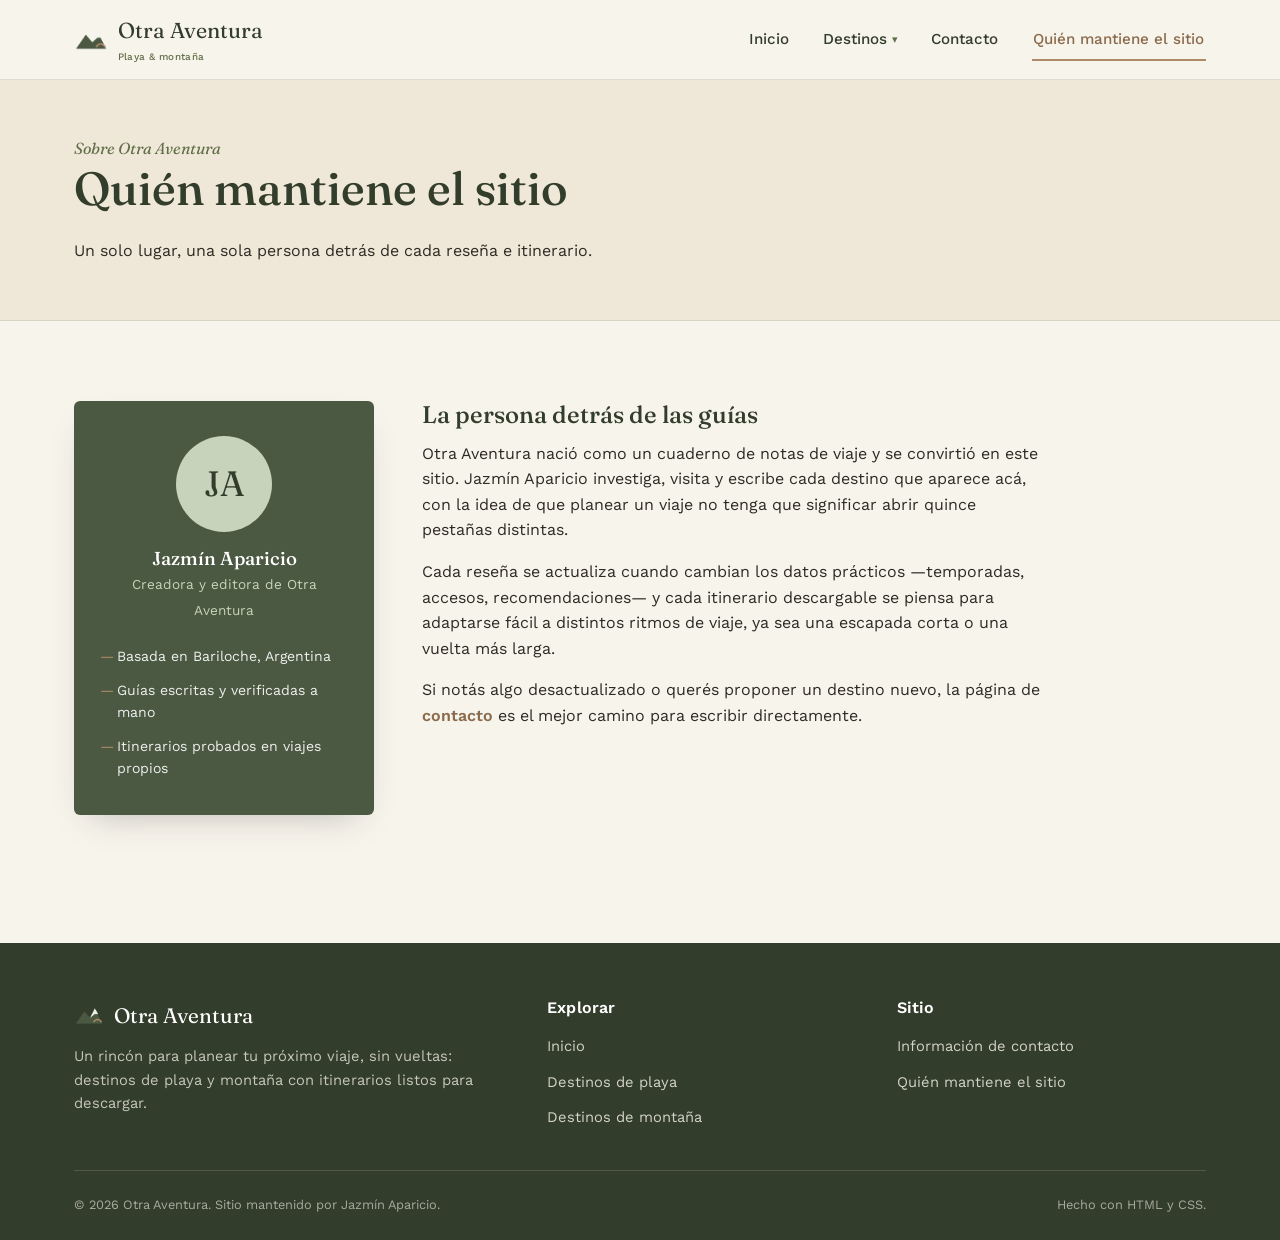
<file: otra-aventura-Claude/otra-aventura/quienes-somos.html>
<!DOCTYPE html>
<html lang="es">
<head>
<meta charset="UTF-8">
<meta name="viewport" content="width=device-width, initial-scale=1.0">
<title>Quién mantiene el sitio — Otra Aventura</title>
<meta name="description" content="Otra Aventura está escrito y mantenido por Jazmín Aparicio, viajera y creadora de contenido de turismo.">
<link rel="icon" type="image/png" href="imagenes/logo.png">
<link rel="stylesheet" href="estilosIA.css">
</head>
<body>
<div class="envoltura-pagina">

  <header class="encabezado">
    <div class="barra-nav">
      <a href="index.html" class="marca">
        <img src="imagenes/logo.png" alt="Logotipo de Otra Aventura: una ola y una montaña">
        <span>Otra Aventura<span class="sub">Playa &amp; montaña</span></span>
      </a>

      <input type="checkbox" id="menu-toggle" class="control-menu">
      <label for="menu-toggle" class="boton-menu" aria-label="Abrir menú de navegación"><span></span></label>

      <nav class="menu-nav" aria-label="Navegación principal">
        <a href="index.html">Inicio</a>
        <details>
          <summary>Destinos</summary>
          <div class="submenu">
            <a href="destinos-playa.html">Playa</a>
            <a href="destinos-montana.html">Montaña</a>
          </div>
        </details>
        <a href="contacto.html">Contacto</a>
        <a href="quienes-somos.html" aria-current="page">Quién mantiene el sitio</a>
      </nav>
    </div>
  </header>

  <main>

    <section class="encabezado-pagina">
      <div class="contenedor">
        <span class="ojo">Sobre Otra Aventura</span>
        <h1>Quién mantiene el sitio</h1>
        <p>Un solo lugar, una sola persona detrás de cada reseña e itinerario.</p>
      </div>
    </section>

    <section class="seccion">
      <div class="contenedor">
        <div class="perfil-mantenedora">

          <div class="tarjeta-avatar">
            <div class="iniciales-avatar">JA</div>
            <h3>Jazmín Aparicio</h3>
            <span class="rol">Creadora y editora de Otra Aventura</span>
            <ul class="lista-valores">
              <li>Basada en Bariloche, Argentina</li>
              <li>Guías escritas y verificadas a mano</li>
              <li>Itinerarios probados en viajes propios</li>
            </ul>
          </div>

          <div>
            <h2>La persona detrás de las guías</h2>
            <p>Otra Aventura nació como un cuaderno de notas de viaje y se convirtió en este sitio. Jazmín Aparicio investiga, visita y escribe cada destino que aparece acá, con la idea de que planear un viaje no tenga que significar abrir quince pestañas distintas.</p>
            <p>Cada reseña se actualiza cuando cambian los datos prácticos —temporadas, accesos, recomendaciones— y cada itinerario descargable se piensa para adaptarse fácil a distintos ritmos de viaje, ya sea una escapada corta o una vuelta más larga.</p>
            <p>Si notás algo desactualizado o querés proponer un destino nuevo, la página de <a href="contacto.html" style="color:var(--tierra-oscuro);font-weight:600;">contacto</a> es el mejor camino para escribir directamente.</p>
          </div>

        </div>
      </div>
    </section>

  </main>

  <footer class="pie-pagina">
    <div class="contenedor">
      <div class="grid-pie">
        <div>
          <div class="pie-marca">
            <img src="imagenes/logo.png" alt="Logotipo de Otra Aventura">
            Otra Aventura
          </div>
          <p>Un rincón para planear tu próximo viaje, sin vueltas: destinos de playa y montaña con itinerarios listos para descargar.</p>
        </div>
        <div>
          <h4>Explorar</h4>
          <ul>
            <li><a href="index.html">Inicio</a></li>
            <li><a href="destinos-playa.html">Destinos de playa</a></li>
            <li><a href="destinos-montana.html">Destinos de montaña</a></li>
          </ul>
        </div>
        <div>
          <h4>Sitio</h4>
          <ul>
            <li><a href="contacto.html">Información de contacto</a></li>
            <li><a href="quienes-somos.html">Quién mantiene el sitio</a></li>
          </ul>
        </div>
      </div>
      <div class="pie-inferior">
        <span>© 2026 Otra Aventura. Sitio mantenido por Jazmín Aparicio.</span>
        <span>Hecho con HTML y CSS.</span>
      </div>
    </div>
  </footer>

</div>
</body>
</html>
</file>
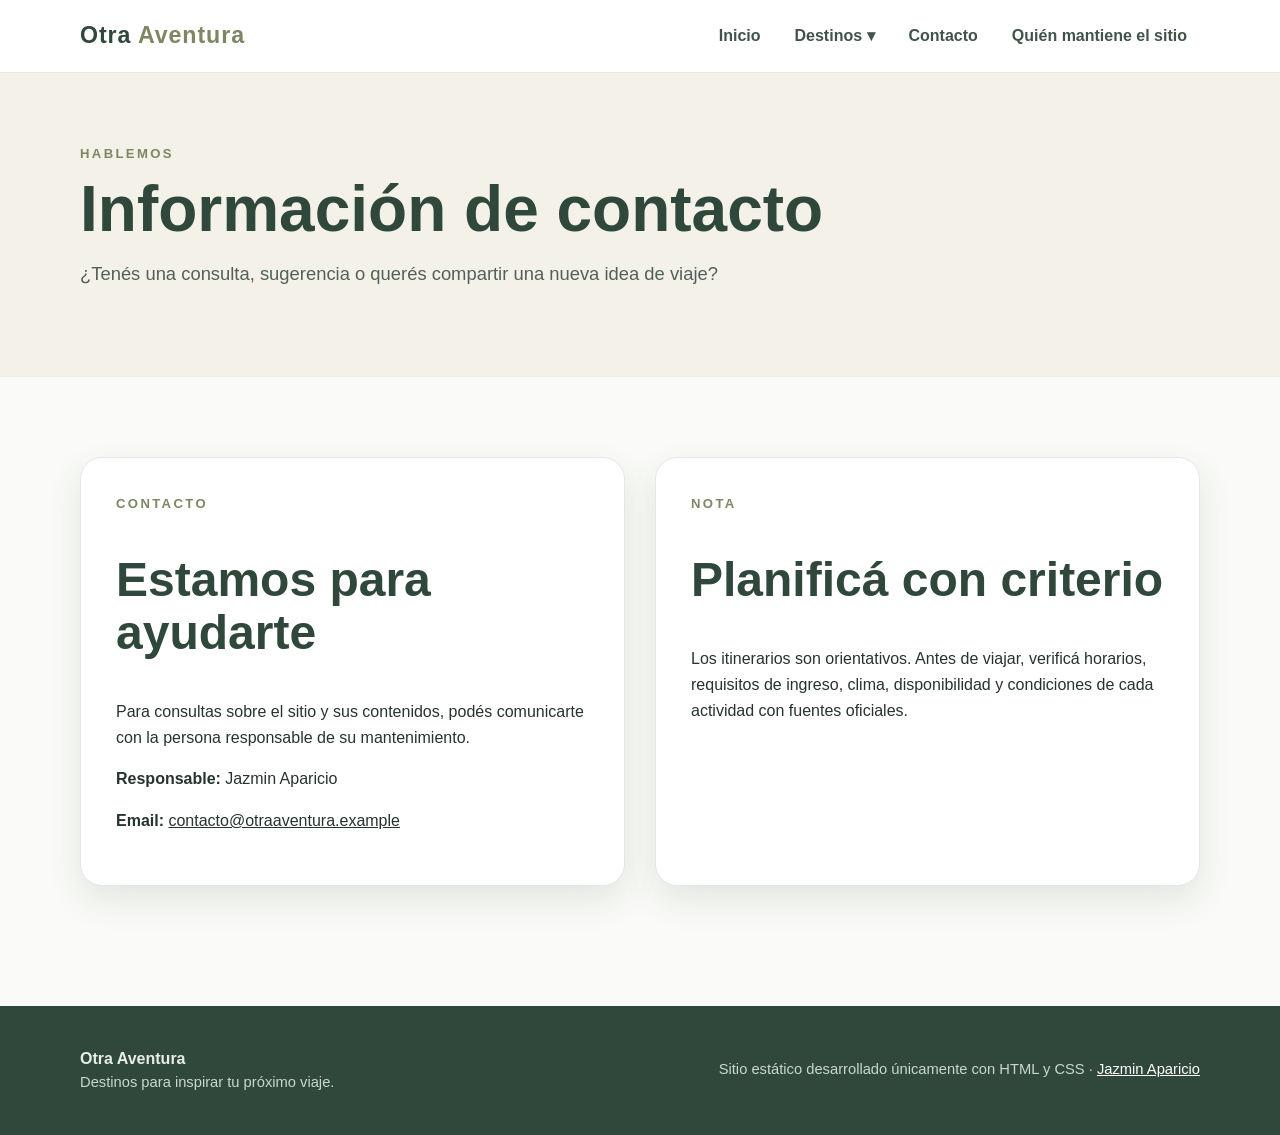
<file: Otra_Aventura_ChatGPT/Otra_Aventura/contacto.html>
<!doctype html>
<html lang="es">
<head>
<meta charset="utf-8">
<meta name="viewport" content="width=device-width, initial-scale=1">
<meta name="description" content="Otra Aventura — destinos turísticos de playa y montaña.">
<title>Contacto · Otra Aventura</title>
<link rel="stylesheet" href="estilosIA.css">
</head>
<body>
<header class="navbar">
  <div class="container nav-inner">
    <a class="logo" href="index.html">Otra <span>Aventura</span></a>
    <nav aria-label="Navegación principal">
      <ul class="nav-links">
        <li><a href="index.html">Inicio</a></li>
        <li class="dropdown">
          <a href="destinos.html">Destinos ▾</a>
          <ul class="dropdown-menu">
            <li><a href="playa.html">Playa</a></li>
            <li><a href="montana.html">Montaña</a></li>
          </ul>
        </li>
        <li><a href="contacto.html">Contacto</a></li>
        <li><a href="quien-mantiene.html">Quién mantiene el sitio</a></li>
      </ul>
    </nav>
  </div>
</header>
<main>
<section class="page-hero"><div class="container"><div class="eyebrow">Hablemos</div><h1>Información de contacto</h1><p class="lead">¿Tenés una consulta, sugerencia o querés compartir una nueva idea de viaje?</p></div></section>
<section class="section"><div class="container contact-grid">
<div class="contact-box"><div class="eyebrow">Contacto</div><h2>Estamos para ayudarte</h2><p>Para consultas sobre el sitio y sus contenidos, podés comunicarte con la persona responsable de su mantenimiento.</p>
<p><strong>Responsable:</strong> Jazmin Aparicio</p><p><strong>Email:</strong> <a href="mailto:contacto@otraaventura.example">contacto@otraaventura.example</a></p></div>
<div class="contact-box"><div class="eyebrow">Nota</div><h2>Planificá con criterio</h2><p>Los itinerarios son orientativos. Antes de viajar, verificá horarios, requisitos de ingreso, clima, disponibilidad y condiciones de cada actividad con fuentes oficiales.</p></div>
</div></section></main>
<footer><div class="container footer-grid">
  <div><strong>Otra Aventura</strong><div class="small">Destinos para inspirar tu próximo viaje.</div></div>
  <div class="small">Sitio estático desarrollado únicamente con HTML y CSS · <a href="quien-mantiene.html">Jazmin Aparicio</a></div>
</div></footer>
</body>
</html>
</file>
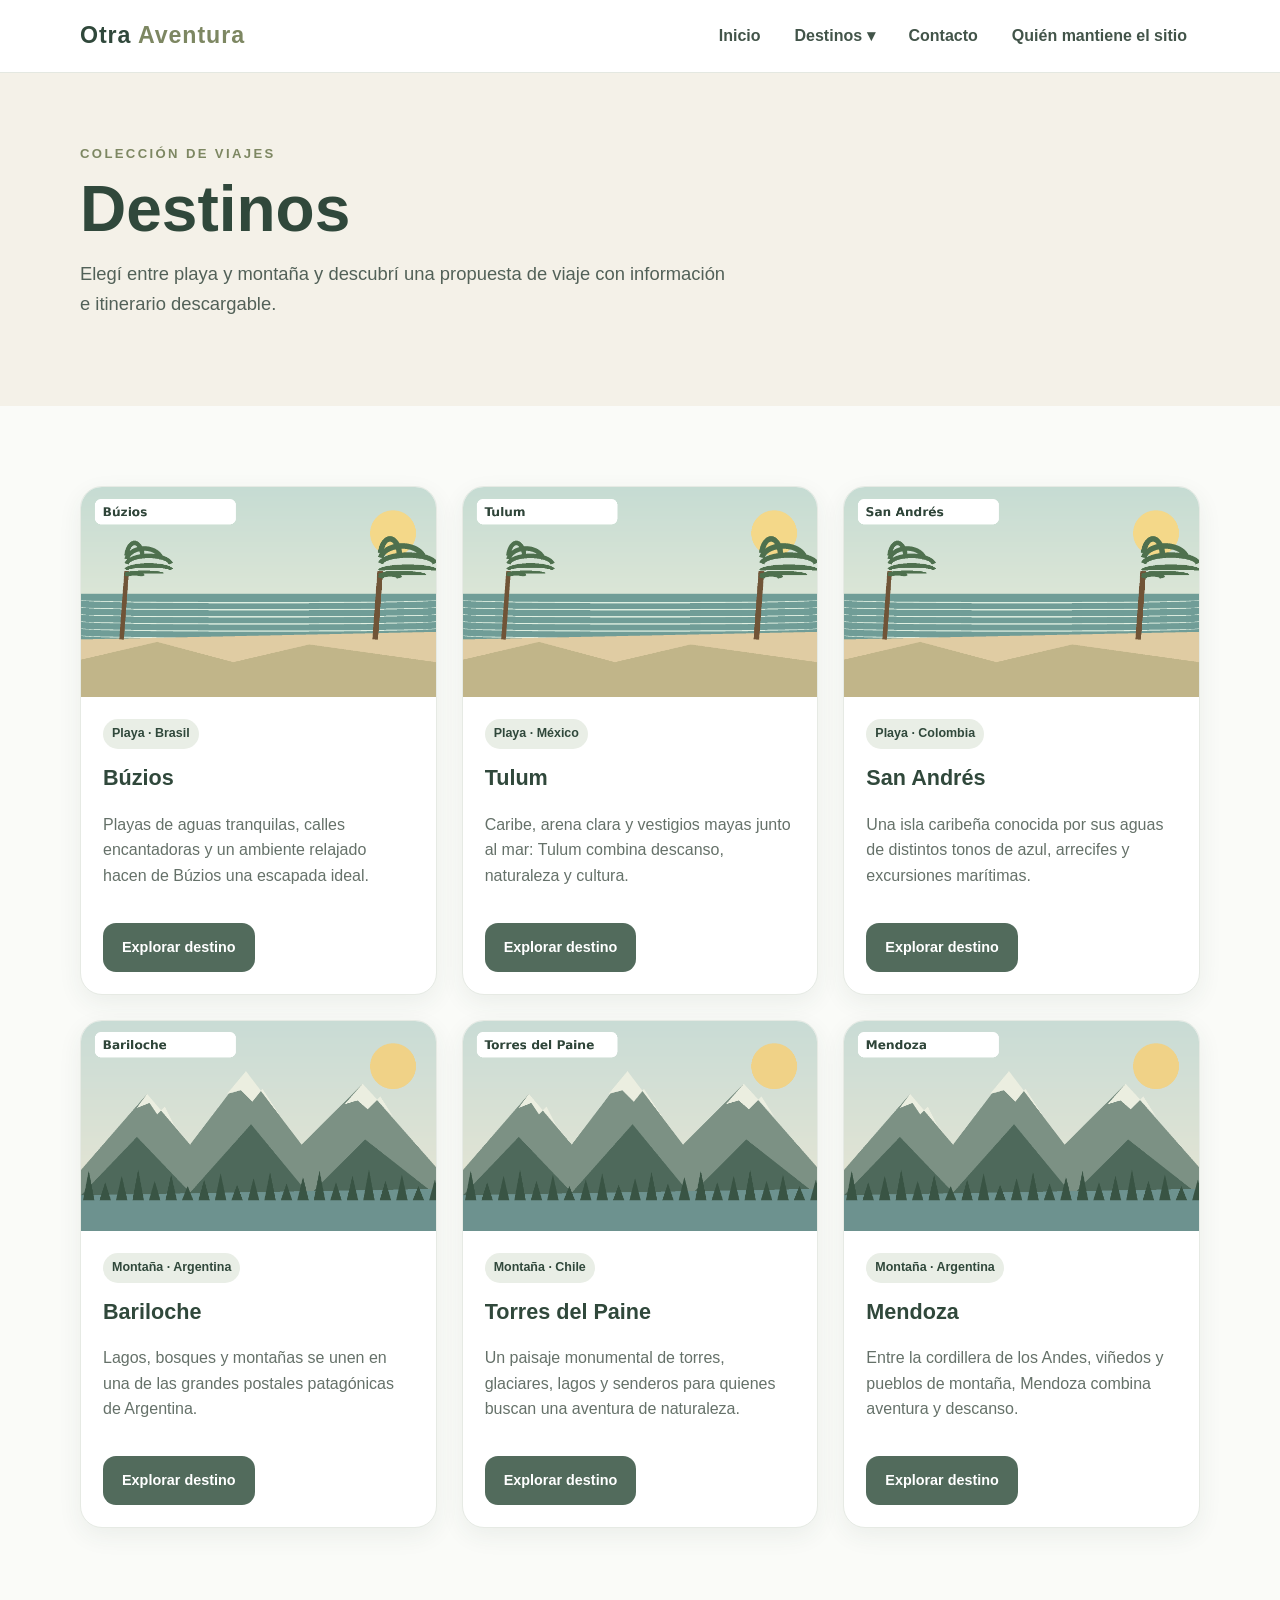
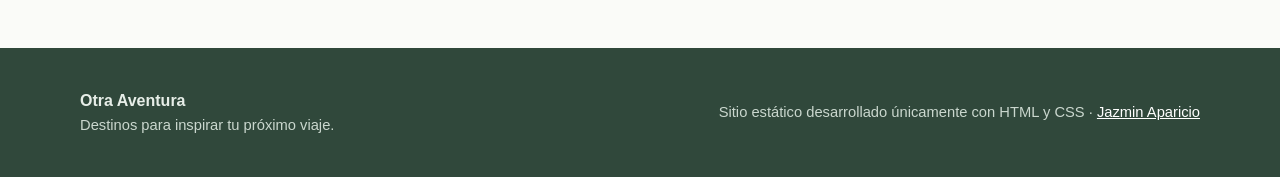
<file: Otra_Aventura_ChatGPT/Otra_Aventura/destinos.html>
<!doctype html>
<html lang="es">
<head>
<meta charset="utf-8">
<meta name="viewport" content="width=device-width, initial-scale=1">
<meta name="description" content="Otra Aventura — destinos turísticos de playa y montaña.">
<title>Destinos · Otra Aventura</title>
<link rel="stylesheet" href="estilosIA.css">
</head>
<body>
<header class="navbar">
  <div class="container nav-inner">
    <a class="logo" href="index.html">Otra <span>Aventura</span></a>
    <nav aria-label="Navegación principal">
      <ul class="nav-links">
        <li><a href="index.html">Inicio</a></li>
        <li class="dropdown">
          <a href="destinos.html">Destinos ▾</a>
          <ul class="dropdown-menu">
            <li><a href="playa.html">Playa</a></li>
            <li><a href="montana.html">Montaña</a></li>
          </ul>
        </li>
        <li><a href="contacto.html">Contacto</a></li>
        <li><a href="quien-mantiene.html">Quién mantiene el sitio</a></li>
      </ul>
    </nav>
  </div>
</header>
<main>
<section class="page-hero"><div class="container"><div class="eyebrow">Colección de viajes</div><h1>Destinos</h1><p class="lead">Elegí entre playa y montaña y descubrí una propuesta de viaje con información e itinerario descargable.</p></div></section>
<section class="section"><div class="container"><div class="cards"><article class="card">
<img src="imagenes/buzios.png" alt="Paisaje representativo de Búzios, destino de playa">
<div class="card-body"><span class="tag">Playa · Brasil</span><h3>Búzios</h3><p>Playas de aguas tranquilas, calles encantadoras y un ambiente relajado hacen de Búzios una escapada ideal.</p>
<a class="btn" href="playa.html#buzios">Explorar destino</a></div>
</article><article class="card">
<img src="imagenes/tulum.png" alt="Paisaje representativo de Tulum, destino de playa">
<div class="card-body"><span class="tag">Playa · México</span><h3>Tulum</h3><p>Caribe, arena clara y vestigios mayas junto al mar: Tulum combina descanso, naturaleza y cultura.</p>
<a class="btn" href="playa.html#tulum">Explorar destino</a></div>
</article><article class="card">
<img src="imagenes/san-andres.png" alt="Paisaje representativo de San Andrés, destino de playa">
<div class="card-body"><span class="tag">Playa · Colombia</span><h3>San Andrés</h3><p>Una isla caribeña conocida por sus aguas de distintos tonos de azul, arrecifes y excursiones marítimas.</p>
<a class="btn" href="playa.html#san-andres">Explorar destino</a></div>
</article><article class="card">
<img src="imagenes/bariloche.png" alt="Paisaje representativo de Bariloche, destino de montaña">
<div class="card-body"><span class="tag">Montaña · Argentina</span><h3>Bariloche</h3><p>Lagos, bosques y montañas se unen en una de las grandes postales patagónicas de Argentina.</p>
<a class="btn" href="montana.html#bariloche">Explorar destino</a></div>
</article><article class="card">
<img src="imagenes/torres-del-paine.png" alt="Paisaje representativo de Torres del Paine, destino de montaña">
<div class="card-body"><span class="tag">Montaña · Chile</span><h3>Torres del Paine</h3><p>Un paisaje monumental de torres, glaciares, lagos y senderos para quienes buscan una aventura de naturaleza.</p>
<a class="btn" href="montana.html#torres-del-paine">Explorar destino</a></div>
</article><article class="card">
<img src="imagenes/mendoza.png" alt="Paisaje representativo de Mendoza, destino de montaña">
<div class="card-body"><span class="tag">Montaña · Argentina</span><h3>Mendoza</h3><p>Entre la cordillera de los Andes, viñedos y pueblos de montaña, Mendoza combina aventura y descanso.</p>
<a class="btn" href="montana.html#mendoza">Explorar destino</a></div>
</article></div></div></section>
</main>
<footer><div class="container footer-grid">
  <div><strong>Otra Aventura</strong><div class="small">Destinos para inspirar tu próximo viaje.</div></div>
  <div class="small">Sitio estático desarrollado únicamente con HTML y CSS · <a href="quien-mantiene.html">Jazmin Aparicio</a></div>
</div></footer>
</body>
</html>
</file>
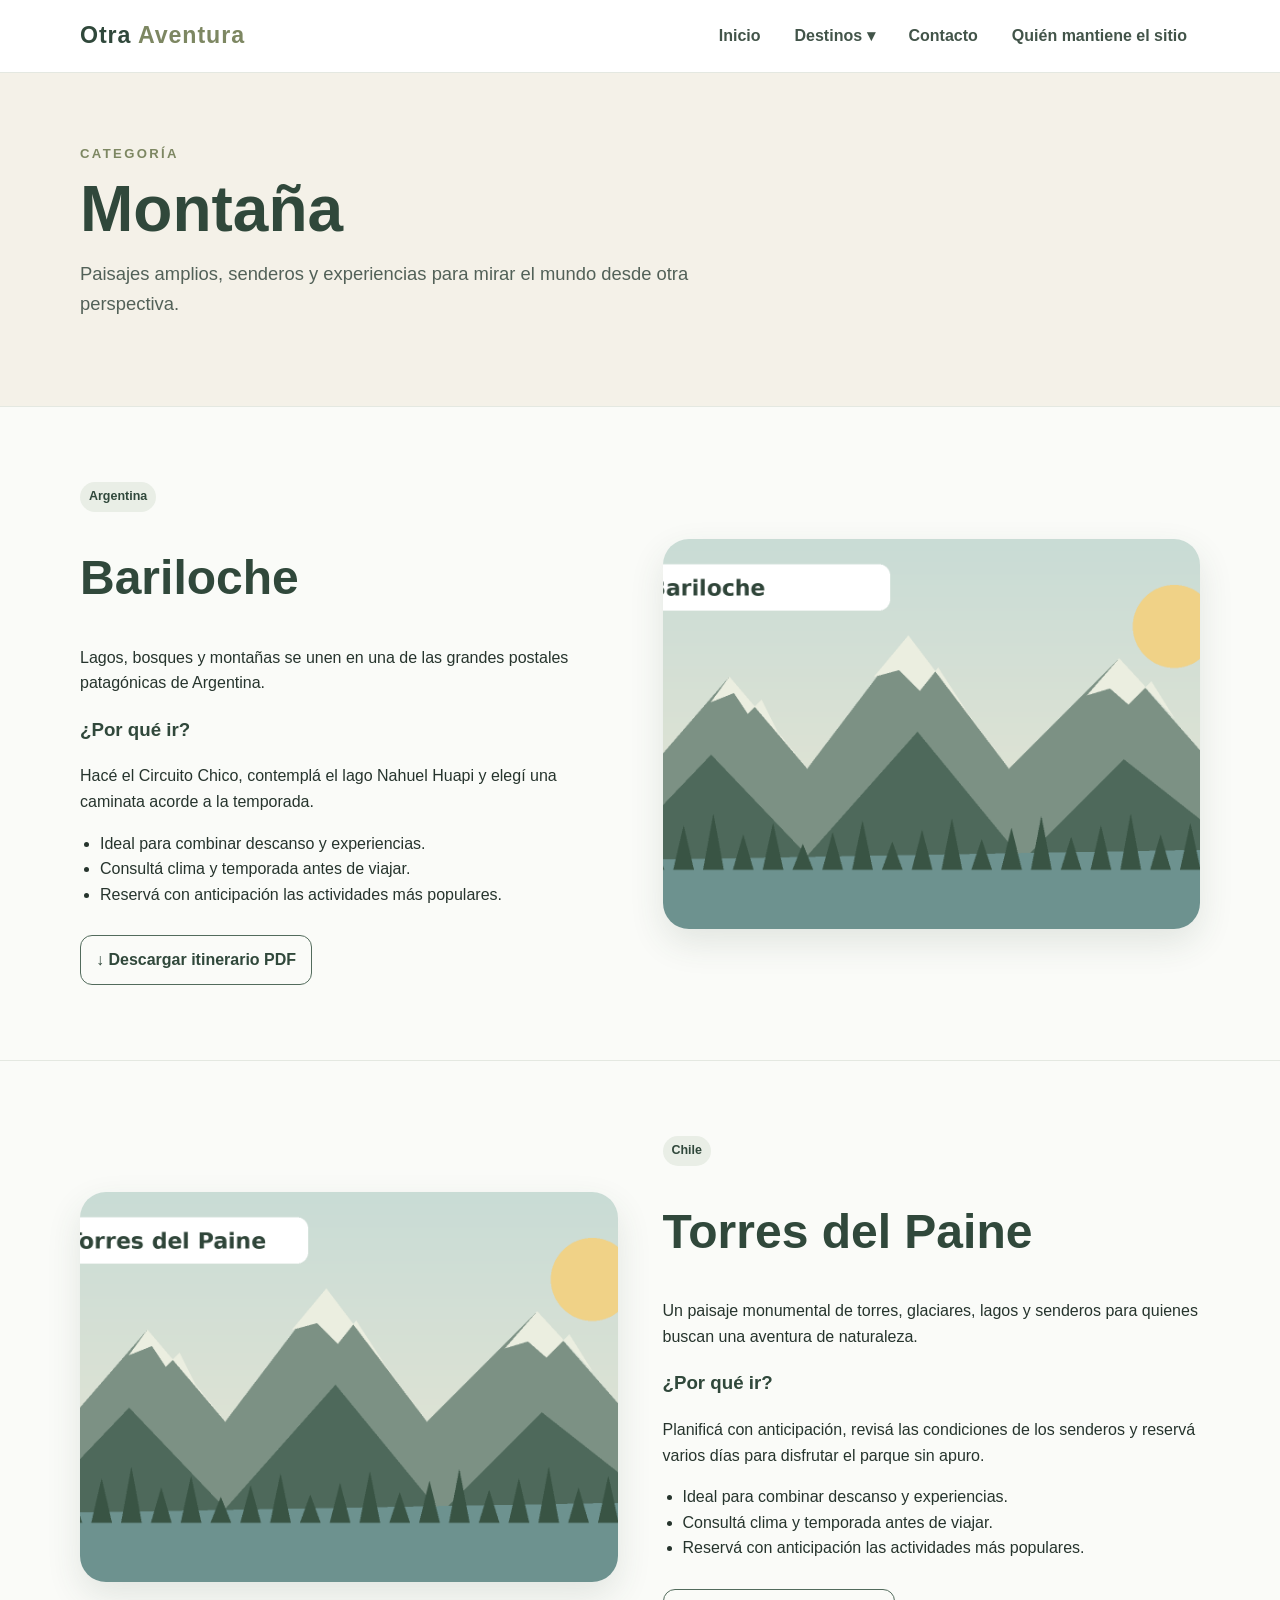
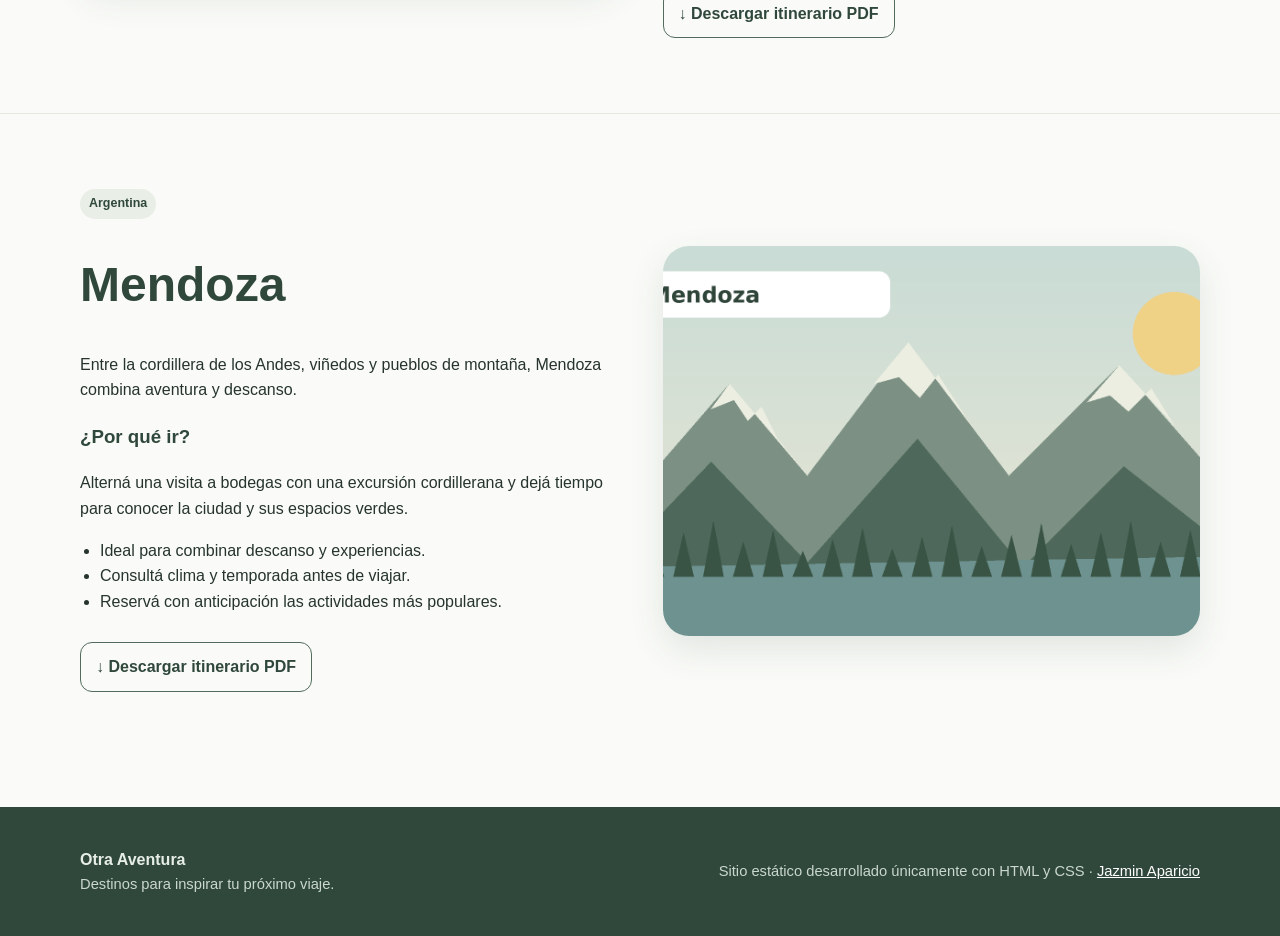
<file: Otra_Aventura_ChatGPT/Otra_Aventura/montana.html>
<!doctype html>
<html lang="es">
<head>
<meta charset="utf-8">
<meta name="viewport" content="width=device-width, initial-scale=1">
<meta name="description" content="Otra Aventura — destinos turísticos de playa y montaña.">
<title>Montaña · Otra Aventura</title>
<link rel="stylesheet" href="estilosIA.css">
</head>
<body>
<header class="navbar">
  <div class="container nav-inner">
    <a class="logo" href="index.html">Otra <span>Aventura</span></a>
    <nav aria-label="Navegación principal">
      <ul class="nav-links">
        <li><a href="index.html">Inicio</a></li>
        <li class="dropdown">
          <a href="destinos.html">Destinos ▾</a>
          <ul class="dropdown-menu">
            <li><a href="playa.html">Playa</a></li>
            <li><a href="montana.html">Montaña</a></li>
          </ul>
        </li>
        <li><a href="contacto.html">Contacto</a></li>
        <li><a href="quien-mantiene.html">Quién mantiene el sitio</a></li>
      </ul>
    </nav>
  </div>
</header>
<main>
<section class="page-hero"><div class="container"><div class="eyebrow">Categoría</div><h1>Montaña</h1><p class="lead">Paisajes amplios, senderos y experiencias para mirar el mundo desde otra perspectiva.</p></div></section>
<section class="destination" id="bariloche">
<div class="container destination-grid">
<div><img src="imagenes/bariloche.png" alt="Fotografía representativa de Bariloche, Argentina"></div>
<div class="destination-copy"><span class="tag">Argentina</span><h2>Bariloche</h2>
<p>Lagos, bosques y montañas se unen en una de las grandes postales patagónicas de Argentina.</p><h3>¿Por qué ir?</h3><p>Hacé el Circuito Chico, contemplá el lago Nahuel Huapi y elegí una caminata acorde a la temporada.</p>
<ul class="info-list"><li>Ideal para combinar descanso y experiencias.</li><li>Consultá clima y temporada antes de viajar.</li><li>Reservá con anticipación las actividades más populares.</li></ul>
<a class="download" href="guias/itinerario-bariloche.pdf" download>↓ Descargar itinerario PDF</a>
</div></div></section><section class="destination" id="torres-del-paine">
<div class="container destination-grid">
<div><img src="imagenes/torres-del-paine.png" alt="Fotografía representativa de Torres del Paine, Chile"></div>
<div class="destination-copy"><span class="tag">Chile</span><h2>Torres del Paine</h2>
<p>Un paisaje monumental de torres, glaciares, lagos y senderos para quienes buscan una aventura de naturaleza.</p><h3>¿Por qué ir?</h3><p>Planificá con anticipación, revisá las condiciones de los senderos y reservá varios días para disfrutar el parque sin apuro.</p>
<ul class="info-list"><li>Ideal para combinar descanso y experiencias.</li><li>Consultá clima y temporada antes de viajar.</li><li>Reservá con anticipación las actividades más populares.</li></ul>
<a class="download" href="guias/itinerario-torres-del-paine.pdf" download>↓ Descargar itinerario PDF</a>
</div></div></section><section class="destination" id="mendoza">
<div class="container destination-grid">
<div><img src="imagenes/mendoza.png" alt="Fotografía representativa de Mendoza, Argentina"></div>
<div class="destination-copy"><span class="tag">Argentina</span><h2>Mendoza</h2>
<p>Entre la cordillera de los Andes, viñedos y pueblos de montaña, Mendoza combina aventura y descanso.</p><h3>¿Por qué ir?</h3><p>Alterná una visita a bodegas con una excursión cordillerana y dejá tiempo para conocer la ciudad y sus espacios verdes.</p>
<ul class="info-list"><li>Ideal para combinar descanso y experiencias.</li><li>Consultá clima y temporada antes de viajar.</li><li>Reservá con anticipación las actividades más populares.</li></ul>
<a class="download" href="guias/itinerario-mendoza.pdf" download>↓ Descargar itinerario PDF</a>
</div></div></section></main>
<footer><div class="container footer-grid">
  <div><strong>Otra Aventura</strong><div class="small">Destinos para inspirar tu próximo viaje.</div></div>
  <div class="small">Sitio estático desarrollado únicamente con HTML y CSS · <a href="quien-mantiene.html">Jazmin Aparicio</a></div>
</div></footer>
</body>
</html>
</file>
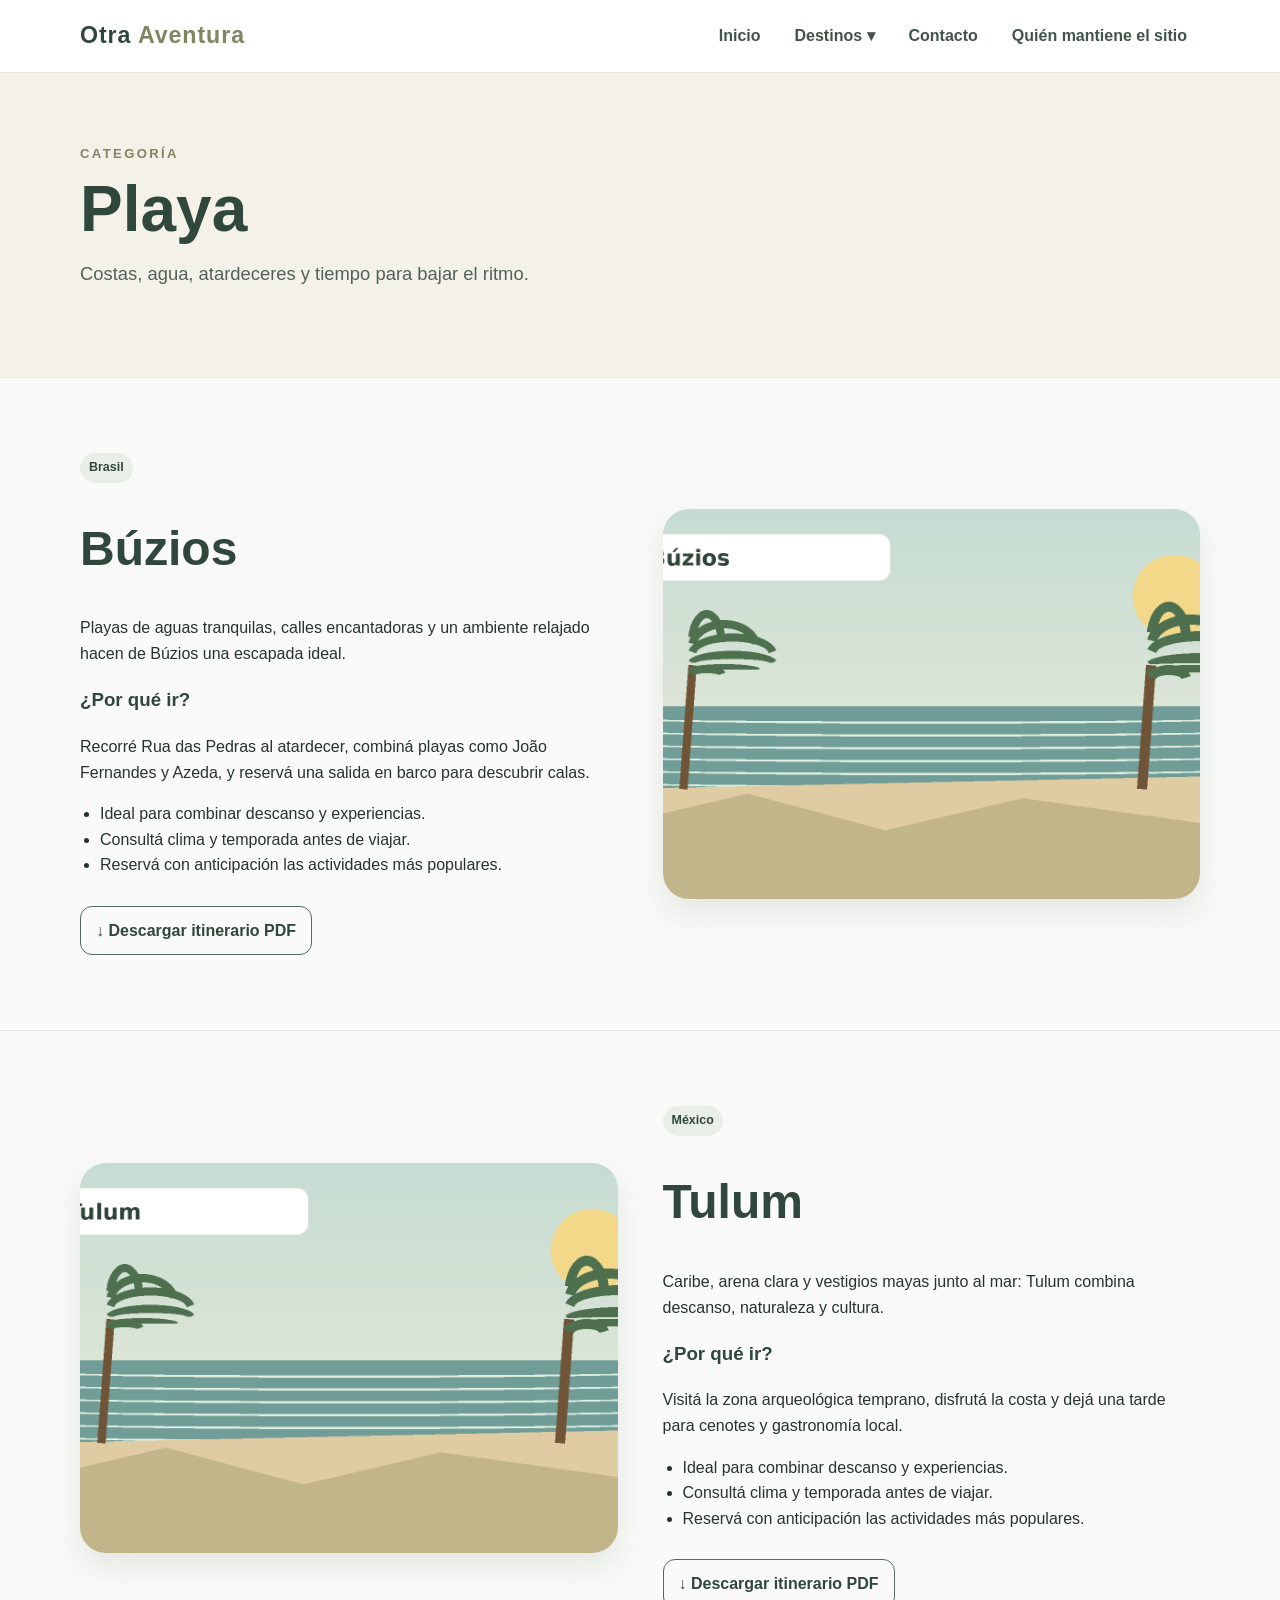
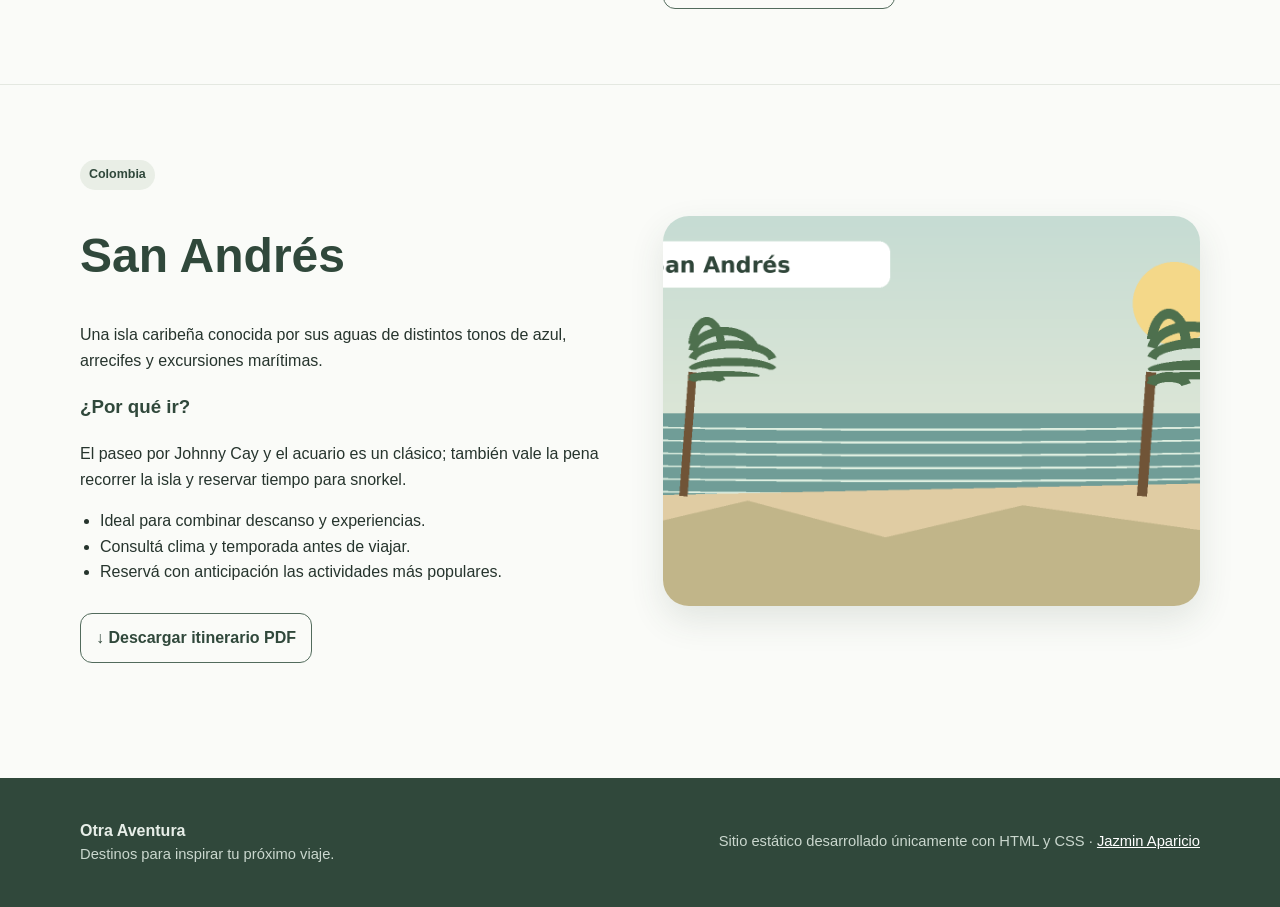
<file: Otra_Aventura_ChatGPT/Otra_Aventura/playa.html>
<!doctype html>
<html lang="es">
<head>
<meta charset="utf-8">
<meta name="viewport" content="width=device-width, initial-scale=1">
<meta name="description" content="Otra Aventura — destinos turísticos de playa y montaña.">
<title>Playa · Otra Aventura</title>
<link rel="stylesheet" href="estilosIA.css">
</head>
<body>
<header class="navbar">
  <div class="container nav-inner">
    <a class="logo" href="index.html">Otra <span>Aventura</span></a>
    <nav aria-label="Navegación principal">
      <ul class="nav-links">
        <li><a href="index.html">Inicio</a></li>
        <li class="dropdown">
          <a href="destinos.html">Destinos ▾</a>
          <ul class="dropdown-menu">
            <li><a href="playa.html">Playa</a></li>
            <li><a href="montana.html">Montaña</a></li>
          </ul>
        </li>
        <li><a href="contacto.html">Contacto</a></li>
        <li><a href="quien-mantiene.html">Quién mantiene el sitio</a></li>
      </ul>
    </nav>
  </div>
</header>
<main>
<section class="page-hero"><div class="container"><div class="eyebrow">Categoría</div><h1>Playa</h1><p class="lead">Costas, agua, atardeceres y tiempo para bajar el ritmo.</p></div></section>
<section class="destination" id="buzios">
<div class="container destination-grid">
<div><img src="imagenes/buzios.png" alt="Fotografía representativa de Búzios, Brasil"></div>
<div class="destination-copy"><span class="tag">Brasil</span><h2>Búzios</h2>
<p>Playas de aguas tranquilas, calles encantadoras y un ambiente relajado hacen de Búzios una escapada ideal.</p><h3>¿Por qué ir?</h3><p>Recorré Rua das Pedras al atardecer, combiná playas como João Fernandes y Azeda, y reservá una salida en barco para descubrir calas.</p>
<ul class="info-list"><li>Ideal para combinar descanso y experiencias.</li><li>Consultá clima y temporada antes de viajar.</li><li>Reservá con anticipación las actividades más populares.</li></ul>
<a class="download" href="guias/itinerario-buzios.pdf" download>↓ Descargar itinerario PDF</a>
</div></div></section><section class="destination" id="tulum">
<div class="container destination-grid">
<div><img src="imagenes/tulum.png" alt="Fotografía representativa de Tulum, México"></div>
<div class="destination-copy"><span class="tag">México</span><h2>Tulum</h2>
<p>Caribe, arena clara y vestigios mayas junto al mar: Tulum combina descanso, naturaleza y cultura.</p><h3>¿Por qué ir?</h3><p>Visitá la zona arqueológica temprano, disfrutá la costa y dejá una tarde para cenotes y gastronomía local.</p>
<ul class="info-list"><li>Ideal para combinar descanso y experiencias.</li><li>Consultá clima y temporada antes de viajar.</li><li>Reservá con anticipación las actividades más populares.</li></ul>
<a class="download" href="guias/itinerario-tulum.pdf" download>↓ Descargar itinerario PDF</a>
</div></div></section><section class="destination" id="san-andres">
<div class="container destination-grid">
<div><img src="imagenes/san-andres.png" alt="Fotografía representativa de San Andrés, Colombia"></div>
<div class="destination-copy"><span class="tag">Colombia</span><h2>San Andrés</h2>
<p>Una isla caribeña conocida por sus aguas de distintos tonos de azul, arrecifes y excursiones marítimas.</p><h3>¿Por qué ir?</h3><p>El paseo por Johnny Cay y el acuario es un clásico; también vale la pena recorrer la isla y reservar tiempo para snorkel.</p>
<ul class="info-list"><li>Ideal para combinar descanso y experiencias.</li><li>Consultá clima y temporada antes de viajar.</li><li>Reservá con anticipación las actividades más populares.</li></ul>
<a class="download" href="guias/itinerario-san-andres.pdf" download>↓ Descargar itinerario PDF</a>
</div></div></section></main>
<footer><div class="container footer-grid">
  <div><strong>Otra Aventura</strong><div class="small">Destinos para inspirar tu próximo viaje.</div></div>
  <div class="small">Sitio estático desarrollado únicamente con HTML y CSS · <a href="quien-mantiene.html">Jazmin Aparicio</a></div>
</div></footer>
</body>
</html>
</file>
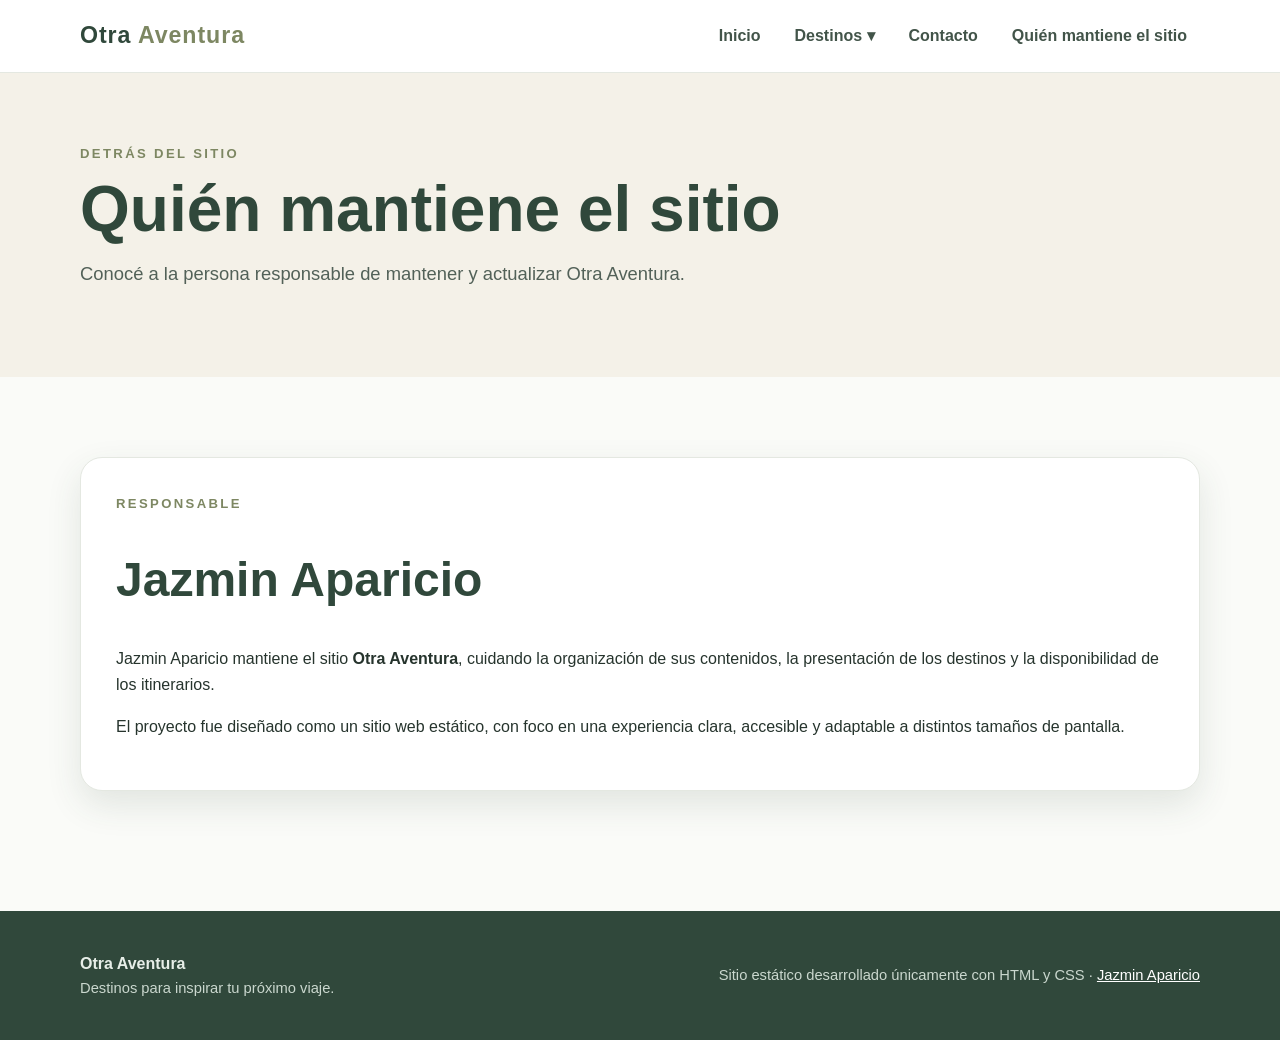
<file: Otra_Aventura_ChatGPT/Otra_Aventura/quien-mantiene.html>
<!doctype html>
<html lang="es">
<head>
<meta charset="utf-8">
<meta name="viewport" content="width=device-width, initial-scale=1">
<meta name="description" content="Otra Aventura — destinos turísticos de playa y montaña.">
<title>Quién mantiene el sitio · Otra Aventura</title>
<link rel="stylesheet" href="estilosIA.css">
</head>
<body>
<header class="navbar">
  <div class="container nav-inner">
    <a class="logo" href="index.html">Otra <span>Aventura</span></a>
    <nav aria-label="Navegación principal">
      <ul class="nav-links">
        <li><a href="index.html">Inicio</a></li>
        <li class="dropdown">
          <a href="destinos.html">Destinos ▾</a>
          <ul class="dropdown-menu">
            <li><a href="playa.html">Playa</a></li>
            <li><a href="montana.html">Montaña</a></li>
          </ul>
        </li>
        <li><a href="contacto.html">Contacto</a></li>
        <li><a href="quien-mantiene.html">Quién mantiene el sitio</a></li>
      </ul>
    </nav>
  </div>
</header>
<main>
<section class="page-hero"><div class="container"><div class="eyebrow">Detrás del sitio</div><h1>Quién mantiene el sitio</h1><p class="lead">Conocé a la persona responsable de mantener y actualizar Otra Aventura.</p></div></section>
<section class="section"><div class="container"><div class="about-box">
<div class="eyebrow">Responsable</div><h2>Jazmin Aparicio</h2>
<p>Jazmin Aparicio mantiene el sitio <strong>Otra Aventura</strong>, cuidando la organización de sus contenidos, la presentación de los destinos y la disponibilidad de los itinerarios.</p>
<p>El proyecto fue diseñado como un sitio web estático, con foco en una experiencia clara, accesible y adaptable a distintos tamaños de pantalla.</p>
</div></div></section></main>
<footer><div class="container footer-grid">
  <div><strong>Otra Aventura</strong><div class="small">Destinos para inspirar tu próximo viaje.</div></div>
  <div class="small">Sitio estático desarrollado únicamente con HTML y CSS · <a href="quien-mantiene.html">Jazmin Aparicio</a></div>
</div></footer>
</body>
</html>
</file>
<file: otra-aventura-Claude/otra-aventura/estilosIA.css>
/* =========================================================
   OTRA AVENTURA — estilosIA.css
   Sistema de diseño: turismo, playa y montaña.
   Tipografías: Fraunces (titulares) + Work Sans (texto).
   ========================================================= */

@import url('https://fonts.googleapis.com/css2?family=Fraunces:ital,opsz,wght@0,9..144,400;0,9..144,500;0,9..144,600;1,9..144,500&family=Work+Sans:wght@400;500;600&display=swap');

/* ---------- 1. TOKENS ---------- */
:root {
  --blanco: #ffffff;
  --crema: #f7f4ec;
  --arena: #efe8d8;
  --salvia: #a8b79a;
  --salvia-suave: #c7d3ba;
  --oliva: #7c8a5e;
  --oliva-oscuro: #626e48;
  --bosque: #4b5942;
  --bosque-oscuro: #333d2c;
  --tierra: #b08968;
  --tierra-oscuro: #8c6b4d;
  --carbon: #2e2a24;
  --agua: #7fa79b;

  --fuente-titular: 'Fraunces', 'Georgia', serif;
  --fuente-texto: 'Work Sans', 'Segoe UI', sans-serif;

  --radio: 6px;
  --sombra: 0 14px 34px -18px rgba(46, 42, 36, 0.35);
  --ancho-maximo: 1180px;
  --transicion: 220ms ease;
}

/* ---------- 2. RESET BÁSICO ---------- */
* {
  box-sizing: border-box;
}

html {
  scroll-behavior: smooth;
}

body {
  margin: 0;
  font-family: var(--fuente-texto);
  color: var(--carbon);
  background-color: var(--crema);
  line-height: 1.6;
  -webkit-font-smoothing: antialiased;
}

img {
  max-width: 100%;
  display: block;
}

a {
  color: inherit;
  text-decoration: none;
}

ul {
  margin: 0;
  padding: 0;
  list-style: none;
}

h1, h2, h3, h4 {
  font-family: var(--fuente-titular);
  color: var(--bosque-oscuro);
  line-height: 1.15;
  margin: 0 0 0.5em;
  font-weight: 500;
}

p {
  margin: 0 0 1em;
  max-width: 62ch;
}

:focus-visible {
  outline: 3px solid var(--tierra);
  outline-offset: 3px;
}

.contenedor {
  width: 100%;
  max-width: var(--ancho-maximo);
  margin: 0 auto;
  padding: 0 1.5rem;
}

.envoltura-pagina {
  min-height: 100vh;
  display: flex;
  flex-direction: column;
}

main {
  flex: 1;
}

/* ---------- 3. ENCABEZADO / NAVEGACIÓN ---------- */
.encabezado {
  position: sticky;
  top: 0;
  z-index: 50;
  background: rgba(247, 244, 236, 0.9);
  backdrop-filter: blur(10px);
  border-bottom: 1px solid rgba(75, 89, 66, 0.14);
}

.barra-nav {
  display: flex;
  align-items: center;
  justify-content: space-between;
  padding: 0.9rem 1.5rem;
  max-width: var(--ancho-maximo);
  margin: 0 auto;
  gap: 1rem;
}

.marca {
  display: flex;
  align-items: center;
  gap: 0.6rem;
  font-family: var(--fuente-titular);
  font-size: 1.35rem;
  color: var(--bosque-oscuro);
  white-space: nowrap;
}

.marca img {
  width: 34px;
  height: 34px;
}

.marca span.sub {
  display: block;
  font-family: var(--fuente-texto);
  font-size: 0.62rem;
  letter-spacing: 0.04em;
  color: var(--oliva-oscuro);
  font-weight: 500;
}

.menu-nav {
  display: flex;
  align-items: center;
  gap: 2rem;
  font-size: 0.95rem;
  font-weight: 500;
}

.menu-nav a {
  position: relative;
  padding: 0.3rem 0.1rem;
  color: var(--bosque-oscuro);
  transition: color var(--transicion);
}

.menu-nav a::after {
  content: "";
  position: absolute;
  left: 0;
  bottom: -4px;
  width: 0;
  height: 2px;
  background: var(--tierra);
  transition: width var(--transicion);
}

.menu-nav a:hover::after,
.menu-nav a[aria-current="page"]::after {
  width: 100%;
}

.menu-nav a[aria-current="page"] {
  color: var(--tierra-oscuro);
}

.menu-nav details {
  position: relative;
}

.menu-nav summary {
  cursor: pointer;
  list-style: none;
  display: flex;
  align-items: center;
  gap: 0.3rem;
  color: var(--bosque-oscuro);
}

.menu-nav summary::-webkit-details-marker {
  display: none;
}

.menu-nav summary::after {
  content: "▾";
  font-size: 0.7em;
  color: var(--oliva-oscuro);
}

.submenu {
  position: absolute;
  top: calc(100% + 0.8rem);
  left: 50%;
  transform: translateX(-50%);
  background: var(--blanco);
  border: 1px solid rgba(75, 89, 66, 0.15);
  border-radius: var(--radio);
  box-shadow: var(--sombra);
  min-width: 190px;
  padding: 0.4rem;
  display: flex;
  flex-direction: column;
}

.submenu a {
  padding: 0.55rem 0.8rem;
  border-radius: 4px;
  font-weight: 400;
}

.submenu a:hover {
  background: var(--crema);
}

.submenu a::after {
  display: none;
}

/* Botón hamburguesa (sin JS: usamos checkbox oculto) */
.control-menu {
  display: none;
}

.boton-menu {
  display: none;
  cursor: pointer;
  padding: 0.5rem;
}

.boton-menu span,
.boton-menu span::before,
.boton-menu span::after {
  content: "";
  display: block;
  width: 24px;
  height: 2px;
  background: var(--bosque-oscuro);
  position: relative;
  transition: background var(--transicion);
}

.boton-menu span::before {
  position: absolute;
  top: -8px;
}

.boton-menu span::after {
  position: absolute;
  top: 8px;
}

/* ---------- 4. HERO ---------- */
.hero {
  position: relative;
  min-height: 78vh;
  display: flex;
  align-items: flex-end;
  background: url('imagenes/hero.png') center / cover no-repeat;
  overflow: hidden;
}

.hero::before {
  content: "";
  position: absolute;
  inset: 0;
  background: linear-gradient(0deg, rgba(46, 42, 36, 0.55) 0%, rgba(46, 42, 36, 0.08) 55%, rgba(255,255,255,0) 75%);
}

.hero-contenido {
  position: relative;
  z-index: 2;
  padding: 3.5rem 1.5rem 3rem;
  max-width: var(--ancho-maximo);
  margin: 0 auto;
  width: 100%;
  color: var(--blanco);
}

.hero-ojo {
  font-family: var(--fuente-titular);
  font-style: italic;
  font-size: 1.1rem;
  color: var(--salvia-suave);
  margin-bottom: 0.4rem;
}

.hero h1 {
  color: var(--blanco);
  font-size: clamp(2.4rem, 5vw, 4.2rem);
  max-width: 16ch;
  margin-bottom: 0.5rem;
}

.hero p {
  color: rgba(255, 255, 255, 0.88);
  font-size: 1.1rem;
  max-width: 46ch;
}

.hero-acciones {
  display: flex;
  gap: 1rem;
  margin-top: 1.6rem;
  flex-wrap: wrap;
}

/* ---------- 5. BOTONES ---------- */
.boton {
  display: inline-flex;
  align-items: center;
  gap: 0.5rem;
  padding: 0.85rem 1.6rem;
  border-radius: 999px;
  font-weight: 600;
  font-size: 0.95rem;
  transition: transform var(--transicion), background var(--transicion), box-shadow var(--transicion);
  border: 1px solid transparent;
}

.boton-primario {
  background: var(--tierra);
  color: var(--blanco);
}

.boton-primario:hover {
  background: var(--tierra-oscuro);
  transform: translateY(-2px);
}

.boton-secundario {
  background: rgba(255, 255, 255, 0.12);
  border-color: rgba(255, 255, 255, 0.6);
  color: var(--blanco);
}

.boton-secundario:hover {
  background: rgba(255, 255, 255, 0.22);
}

.boton-descarga {
  background: var(--bosque);
  color: var(--blanco);
  padding: 0.7rem 1.3rem;
  border-radius: 999px;
  font-size: 0.88rem;
  font-weight: 600;
  display: inline-flex;
  align-items: center;
  gap: 0.5rem;
}

.boton-descarga:hover {
  background: var(--bosque-oscuro);
}

.boton-descarga svg {
  width: 16px;
  height: 16px;
}

/* ---------- 6. SECCIONES GENERALES ---------- */
.seccion {
  padding: 5rem 0;
}

.seccion-alterna {
  background: var(--blanco);
}

.cabecera-seccion {
  max-width: 60ch;
  margin-bottom: 3rem;
}

.cabecera-seccion .ojo {
  font-family: var(--fuente-titular);
  font-style: italic;
  color: var(--oliva-oscuro);
  font-size: 1.05rem;
  margin-bottom: 0.3rem;
  display: block;
}

.cabecera-seccion h2 {
  font-size: clamp(1.8rem, 3vw, 2.6rem);
}

.cabecera-seccion.centrada {
  margin-left: auto;
  margin-right: auto;
  text-align: center;
}

/* Divisor tipo horizonte, sólo CSS */
.divisor-horizonte {
  height: 46px;
  background: var(--crema);
  clip-path: polygon(0 100%, 0 40%, 5% 55%, 12% 35%, 20% 58%, 30% 30%, 42% 60%, 55% 20%, 68% 55%, 80% 32%, 90% 58%, 100% 40%, 100% 100%);
}

.seccion-alterna + .seccion .divisor-horizonte,
.divisor-horizonte + .seccion-alterna {
  background: var(--blanco);
}

/* ---------- 7. TARJETAS TEASER (INICIO) ---------- */
.grid-teaser {
  display: grid;
  grid-template-columns: repeat(2, 1fr);
  gap: 1.75rem;
}

.tarjeta-teaser {
  position: relative;
  border-radius: var(--radio);
  overflow: hidden;
  min-height: 340px;
  display: flex;
  align-items: flex-end;
  box-shadow: var(--sombra);
}

.tarjeta-teaser img {
  position: absolute;
  inset: 0;
  width: 100%;
  height: 100%;
  object-fit: cover;
  transition: transform 600ms ease;
}

.tarjeta-teaser:hover img {
  transform: scale(1.06);
}

.tarjeta-teaser::before {
  content: "";
  position: absolute;
  inset: 0;
  background: linear-gradient(0deg, rgba(46,42,36,0.78) 0%, rgba(46,42,36,0.15) 60%, transparent 100%);
  z-index: 1;
}

.tarjeta-teaser-contenido {
  position: relative;
  z-index: 2;
  padding: 2rem;
  color: var(--blanco);
}

.tarjeta-teaser-contenido .categoria {
  font-family: var(--fuente-titular);
  font-style: italic;
  color: var(--salvia-suave);
  font-size: 0.95rem;
}

.tarjeta-teaser-contenido h3 {
  color: var(--blanco);
  font-size: 1.7rem;
  margin: 0.2rem 0 0.6rem;
}

.tarjeta-teaser-contenido p {
  color: rgba(255,255,255,0.85);
  font-size: 0.95rem;
  margin-bottom: 0;
}

/* ---------- 8. FRANJAS DE DESTINO (PLAYA / MONTAÑA) ---------- */
.franja-destino {
  display: grid;
  grid-template-columns: 1.05fr 0.95fr;
  gap: 3.5rem;
  align-items: center;
  padding: 4rem 0;
  border-bottom: 1px solid rgba(75, 89, 66, 0.14);
}

.franja-destino:last-child {
  border-bottom: none;
}

.franja-destino.invertida {
  grid-template-columns: 0.95fr 1.05fr;
}

.franja-destino.invertida .franja-imagen {
  order: 2;
}

.franja-destino.invertida .franja-texto {
  order: 1;
}

.franja-imagen {
  position: relative;
  border-radius: var(--radio);
  overflow: hidden;
  box-shadow: var(--sombra);
}

.franja-imagen img {
  width: 100%;
  height: 100%;
  min-height: 320px;
  object-fit: cover;
}

.franja-imagen .etiqueta-numero {
  position: absolute;
  top: 1rem;
  left: 1rem;
  background: rgba(247, 244, 236, 0.92);
  color: var(--bosque-oscuro);
  font-family: var(--fuente-titular);
  font-style: italic;
  padding: 0.35rem 0.9rem;
  border-radius: 999px;
  font-size: 0.9rem;
}

.franja-texto .pais {
  font-size: 0.85rem;
  text-transform: none;
  letter-spacing: 0.02em;
  color: var(--oliva-oscuro);
  font-weight: 600;
  margin-bottom: 0.4rem;
  display: block;
}

.franja-texto h3 {
  font-size: clamp(1.6rem, 2.6vw, 2.15rem);
  margin-bottom: 0.7rem;
}

.franja-texto .resena {
  font-size: 1.05rem;
  color: var(--carbon);
}

.lista-info {
  margin: 1.3rem 0 1.6rem;
  display: flex;
  flex-direction: column;
  gap: 0.55rem;
}

.lista-info li {
  display: flex;
  gap: 0.65rem;
  font-size: 0.95rem;
  align-items: baseline;
}

.lista-info .marcador {
  color: var(--tierra);
  font-family: var(--fuente-titular);
  font-style: italic;
}

/* ---------- 9. PÁGINAS DE TEXTO (CONTACTO / QUIÉN MANTIENE) ---------- */
.encabezado-pagina {
  padding: 3.5rem 0 2.5rem;
  background: var(--arena);
  border-bottom: 1px solid rgba(75,89,66,0.14);
}

.encabezado-pagina .ojo {
  font-family: var(--fuente-titular);
  font-style: italic;
  color: var(--oliva-oscuro);
}

.encabezado-pagina h1 {
  font-size: clamp(2rem, 4vw, 2.9rem);
}

.grid-contacto {
  display: grid;
  grid-template-columns: 1fr 1fr;
  gap: 3rem;
}

.tarjeta-contacto {
  background: var(--blanco);
  border-radius: var(--radio);
  padding: 2rem;
  box-shadow: var(--sombra);
}

.tarjeta-contacto h3 {
  font-size: 1.3rem;
}

.lista-datos {
  display: flex;
  flex-direction: column;
  gap: 1rem;
  margin-top: 1.2rem;
}

.lista-datos li {
  display: flex;
  flex-direction: column;
  border-bottom: 1px solid rgba(75,89,66,0.12);
  padding-bottom: 0.9rem;
}

.lista-datos li:last-child {
  border-bottom: none;
  padding-bottom: 0;
}

.lista-datos .etiqueta {
  font-size: 0.78rem;
  color: var(--oliva-oscuro);
  font-weight: 600;
  margin-bottom: 0.15rem;
}

.lista-datos a {
  color: var(--tierra-oscuro);
  font-weight: 500;
}

.lista-datos a:hover {
  text-decoration: underline;
}

.formulario-contacto {
  display: flex;
  flex-direction: column;
  gap: 1.1rem;
}

.campo {
  display: flex;
  flex-direction: column;
  gap: 0.4rem;
}

.campo label {
  font-size: 0.85rem;
  font-weight: 600;
  color: var(--bosque-oscuro);
}

.campo input,
.campo select,
.campo textarea {
  font-family: var(--fuente-texto);
  font-size: 0.95rem;
  padding: 0.75rem 0.9rem;
  border-radius: var(--radio);
  border: 1px solid rgba(75, 89, 66, 0.3);
  background: var(--crema);
  color: var(--carbon);
}

.campo textarea {
  resize: vertical;
  min-height: 120px;
}

.campo input:focus,
.campo select:focus,
.campo textarea:focus {
  outline: none;
  border-color: var(--tierra);
  background: var(--blanco);
}

.nota-formulario {
  font-size: 0.82rem;
  color: var(--oliva-oscuro);
}

/* ---------- 10. QUIÉN MANTIENE EL SITIO ---------- */
.perfil-mantenedora {
  display: grid;
  grid-template-columns: 300px 1fr;
  gap: 3rem;
  align-items: start;
}

.tarjeta-avatar {
  background: var(--bosque);
  border-radius: var(--radio);
  padding: 2.2rem 1.6rem;
  text-align: center;
  color: var(--blanco);
  box-shadow: var(--sombra);
}

.iniciales-avatar {
  width: 96px;
  height: 96px;
  border-radius: 50%;
  background: var(--salvia-suave);
  color: var(--bosque-oscuro);
  font-family: var(--fuente-titular);
  font-size: 2.2rem;
  display: flex;
  align-items: center;
  justify-content: center;
  margin: 0 auto 1rem;
}

.tarjeta-avatar h3 {
  color: var(--blanco);
  margin-bottom: 0.1rem;
}

.tarjeta-avatar .rol {
  font-size: 0.85rem;
  color: var(--salvia-suave);
}

.lista-valores {
  margin-top: 1.4rem;
  display: flex;
  flex-direction: column;
  gap: 0.7rem;
  text-align: left;
  font-size: 0.88rem;
}

.lista-valores li {
  padding-left: 1.1rem;
  position: relative;
  color: rgba(255,255,255,0.9);
}

.lista-valores li::before {
  content: "—";
  position: absolute;
  left: 0;
  color: var(--tierra);
}

/* ---------- 11. FOOTER ---------- */
.pie-pagina {
  background: var(--bosque-oscuro);
  color: var(--crema);
  padding: 3.5rem 0 1.5rem;
  margin-top: 3rem;
}

.grid-pie {
  display: grid;
  grid-template-columns: 1.4fr 1fr 1fr;
  gap: 2.5rem;
  padding-bottom: 2.5rem;
  border-bottom: 1px solid rgba(247, 244, 236, 0.15);
}

.pie-pagina h4 {
  color: var(--blanco);
  font-size: 1rem;
  font-family: var(--fuente-texto);
  font-weight: 600;
  letter-spacing: 0.01em;
  margin-bottom: 1rem;
}

.pie-marca {
  display: flex;
  align-items: center;
  gap: 0.6rem;
  font-family: var(--fuente-titular);
  font-size: 1.3rem;
  color: var(--blanco);
  margin-bottom: 0.8rem;
}

.pie-marca img {
  width: 30px;
  height: 30px;
}

.pie-pagina p {
  color: rgba(247, 244, 236, 0.75);
  font-size: 0.92rem;
}

.pie-pagina ul {
  display: flex;
  flex-direction: column;
  gap: 0.6rem;
}

.pie-pagina a {
  color: rgba(247, 244, 236, 0.82);
  font-size: 0.92rem;
  transition: color var(--transicion);
}

.pie-pagina a:hover {
  color: var(--salvia-suave);
}

.pie-inferior {
  padding-top: 1.5rem;
  display: flex;
  justify-content: space-between;
  flex-wrap: wrap;
  gap: 0.6rem;
  font-size: 0.8rem;
  color: rgba(247, 244, 236, 0.6);
}

/* ---------- 12. UTILIDADES ---------- */
.etiqueta-categoria {
  display: inline-block;
  background: var(--salvia-suave);
  color: var(--bosque-oscuro);
  font-size: 0.78rem;
  font-weight: 600;
  padding: 0.3rem 0.8rem;
  border-radius: 999px;
  margin-bottom: 1rem;
}

/* ---------- 13. RESPONSIVE ---------- */

/* Tablets */
@media (max-width: 900px) {
  .grid-teaser {
    grid-template-columns: 1fr;
  }

  .franja-destino,
  .franja-destino.invertida {
    grid-template-columns: 1fr;
    gap: 1.75rem;
    padding: 2.75rem 0;
  }

  .franja-destino.invertida .franja-imagen,
  .franja-destino.invertida .franja-texto {
    order: initial;
  }

  .franja-imagen img {
    min-height: 260px;
  }

  .grid-contacto {
    grid-template-columns: 1fr;
  }

  .perfil-mantenedora {
    grid-template-columns: 1fr;
  }

  .tarjeta-avatar {
    max-width: 320px;
    margin: 0 auto;
  }

  .grid-pie {
    grid-template-columns: 1fr 1fr;
  }
}

/* Menú móvil */
@media (max-width: 720px) {
  .boton-menu {
    display: block;
  }

  .menu-nav {
    position: absolute;
    top: 100%;
    left: 0;
    right: 0;
    background: var(--crema);
    border-bottom: 1px solid rgba(75, 89, 66, 0.14);
    flex-direction: column;
    align-items: stretch;
    gap: 0;
    max-height: 0;
    overflow: hidden;
    transition: max-height 320ms ease;
    padding: 0 1.5rem;
  }

  .menu-nav a,
  .menu-nav summary {
    padding: 1rem 0;
    border-bottom: 1px solid rgba(75, 89, 66, 0.1);
  }

  .menu-nav a::after {
    display: none;
  }

  .submenu {
    position: static;
    transform: none;
    box-shadow: none;
    border: none;
    padding-left: 1rem;
    min-width: 0;
  }

  .control-menu:checked ~ .menu-nav {
    max-height: 480px;
  }

  .control-menu:checked ~ .boton-menu span {
    background: transparent;
  }

  .control-menu:checked ~ .boton-menu span::before {
    top: 0;
    transform: rotate(45deg);
  }

  .control-menu:checked ~ .boton-menu span::after {
    top: 0;
    transform: rotate(-45deg);
  }
}

/* Móviles */
@media (max-width: 620px) {
  .seccion {
    padding: 3.25rem 0;
  }

  .hero {
    min-height: 88vh;
  }

  .hero-contenido {
    padding: 2.5rem 1.25rem 2.5rem;
  }

  .hero-acciones {
    flex-direction: column;
    align-items: stretch;
  }

  .grid-pie {
    grid-template-columns: 1fr;
    gap: 2rem;
  }

  .pie-inferior {
    flex-direction: column;
  }

  .franja-imagen .etiqueta-numero {
    font-size: 0.8rem;
  }
}

@media (prefers-reduced-motion: reduce) {
  * {
    transition: none !important;
    scroll-behavior: auto !important;
  }
}
</file>
<file: Otra_Aventura_ChatGPT/Otra_Aventura/estilosIA.css>
:root{
  --verde:#526b5c;
  --verde-oscuro:#30483b;
  --salvia:#a9b9aa;
  --oliva:#7d8762;
  --crema:#f4f1e8;
  --arena:#ded8c7;
  --blanco:#fff;
  --texto:#26342d;
  --sombra:0 14px 35px rgba(48,72,59,.12);
  --radio:22px;
}
*{box-sizing:border-box}
html{scroll-behavior:smooth}
body{margin:0;font-family:Arial,Helvetica,sans-serif;color:var(--texto);background:#fafbf8;line-height:1.6}
a{color:inherit}
img{max-width:100%;display:block}
.container{width:min(1120px,92%);margin:auto}
.navbar{position:sticky;top:0;z-index:10;background:rgba(255,255,255,.96);border-bottom:1px solid #e4e8e1;backdrop-filter:blur(8px)}
.nav-inner{min-height:72px;display:flex;align-items:center;justify-content:space-between;gap:25px}
.logo{font-size:1.45rem;font-weight:800;letter-spacing:.04em;color:var(--verde-oscuro);text-decoration:none}
.logo span{color:var(--oliva)}
.nav-links{display:flex;align-items:center;gap:8px;list-style:none;margin:0;padding:0}
.nav-links a{display:block;text-decoration:none;padding:10px 13px;border-radius:12px;font-weight:600;color:#425449}
.nav-links a:hover,.nav-links a:focus{background:var(--crema);color:var(--verde-oscuro)}
.dropdown{position:relative}
.dropdown-menu{display:none;position:absolute;top:100%;left:0;min-width:170px;background:white;border:1px solid #e4e8e1;border-radius:14px;padding:8px;box-shadow:var(--sombra);list-style:none}
.dropdown:hover .dropdown-menu,.dropdown:focus-within .dropdown-menu{display:block}
.hero{padding:100px 0 85px;background:linear-gradient(135deg,#eef3ed,#f8f5ec)}
.hero-grid{display:grid;grid-template-columns:1.2fr .8fr;gap:55px;align-items:center}
.eyebrow{text-transform:uppercase;letter-spacing:.18em;color:var(--oliva);font-weight:800;font-size:.82rem}
h1{font-size:clamp(2.5rem,6vw,5.2rem);line-height:.98;margin:14px 0 25px;color:var(--verde-oscuro)}
h2{font-size:clamp(1.9rem,4vw,3rem);line-height:1.1;color:var(--verde-oscuro)}
h3{color:var(--verde-oscuro)}
.lead{font-size:1.15rem;max-width:650px;color:#526158}
.btn{display:inline-block;margin-top:18px;background:var(--verde);color:white;text-decoration:none;padding:13px 19px;border-radius:13px;font-weight:700}
.btn:hover{background:var(--verde-oscuro)}
.hero-card{background:white;padding:12px;border-radius:30px;box-shadow:var(--sombra);transform:rotate(1.2deg)}
.hero-card img{border-radius:22px}
.section{padding:80px 0}
.section-head{display:flex;justify-content:space-between;align-items:end;gap:30px;margin-bottom:32px}
.section-head p{max-width:600px;color:#66736b}
.cards{display:grid;grid-template-columns:repeat(3,1fr);gap:25px}
.card{background:white;border:1px solid #e6eae4;border-radius:var(--radio);overflow:hidden;box-shadow:0 8px 24px rgba(48,72,59,.07);transition:transform .25s ease,box-shadow .25s ease}
.card:hover{transform:translateY(-6px);box-shadow:var(--sombra)}
.card img{width:100%;height:210px;object-fit:cover}
.card-body{padding:22px}
.tag{display:inline-block;background:#e9eee6;color:var(--verde-oscuro);font-size:.78rem;font-weight:800;padding:5px 9px;border-radius:999px}
.card h3{margin:12px 0 7px;font-size:1.35rem}
.card p{color:#657169}
.card .btn{font-size:.9rem}
.destination{padding:75px 0;border-top:1px solid #e4e8e1}
.destination-grid{display:grid;grid-template-columns:1fr 1fr;gap:45px;align-items:center}
.destination:nth-child(even) .destination-grid{direction:rtl}
.destination:nth-child(even) .destination-copy{direction:ltr}
.destination img{border-radius:26px;box-shadow:var(--sombra);width:100%;height:390px;object-fit:cover}
.info-list{padding-left:20px}
.download{display:inline-block;margin-top:12px;padding:11px 15px;border:1px solid var(--verde);border-radius:12px;text-decoration:none;font-weight:700;color:var(--verde-oscuro)}
.download:hover{background:var(--crema)}
.page-hero{padding:70px 0;background:var(--crema)}
.page-hero h1{font-size:clamp(2.4rem,5vw,4rem);margin-bottom:12px}
.contact-box,.about-box{background:white;border:1px solid #e4e8e1;border-radius:var(--radio);padding:35px;box-shadow:var(--sombra)}
.contact-grid{display:grid;grid-template-columns:1fr 1fr;gap:30px}
footer{margin-top:40px;background:var(--verde-oscuro);color:#e7eee8;padding:40px 0}
footer a{color:white}
.footer-grid{display:flex;justify-content:space-between;gap:30px;align-items:center}
.small{font-size:.92rem;color:#cad7ce}
@media(max-width:850px){
  .nav-inner{align-items:flex-start;padding:14px 0}
  .nav-links{flex-wrap:wrap;justify-content:flex-end}
  .hero{padding:65px 0}
  .hero-grid,.destination-grid,.contact-grid{grid-template-columns:1fr}
  .cards{grid-template-columns:1fr 1fr}
  .destination:nth-child(even) .destination-grid{direction:ltr}
}
@media(max-width:560px){
  .nav-inner{display:block}
  .nav-links{justify-content:flex-start;margin-top:12px;gap:3px}
  .nav-links a{padding:8px 9px;font-size:.9rem}
  .dropdown-menu{position:static;margin-top:3px}
  .cards{grid-template-columns:1fr}
  .section{padding:55px 0}
  .destination img{height:270px}
  .footer-grid{display:block}
}
</file>
